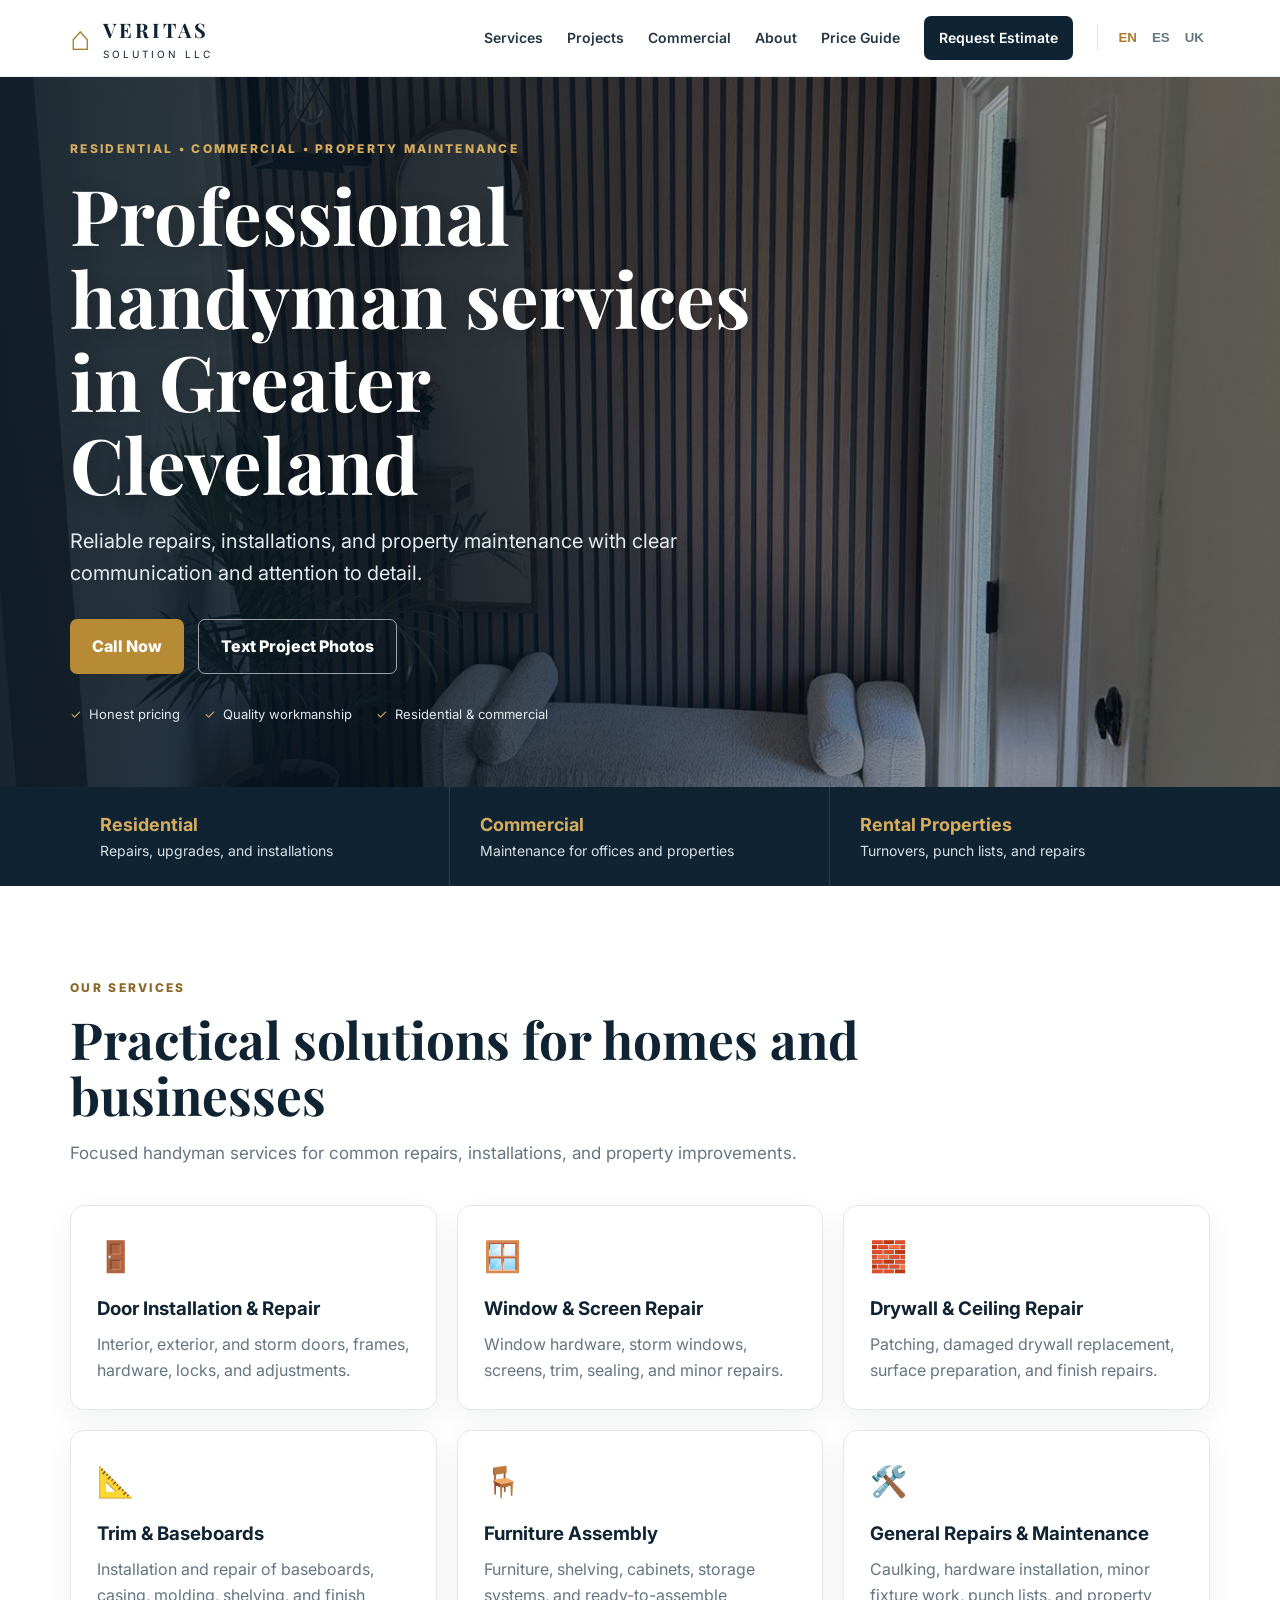
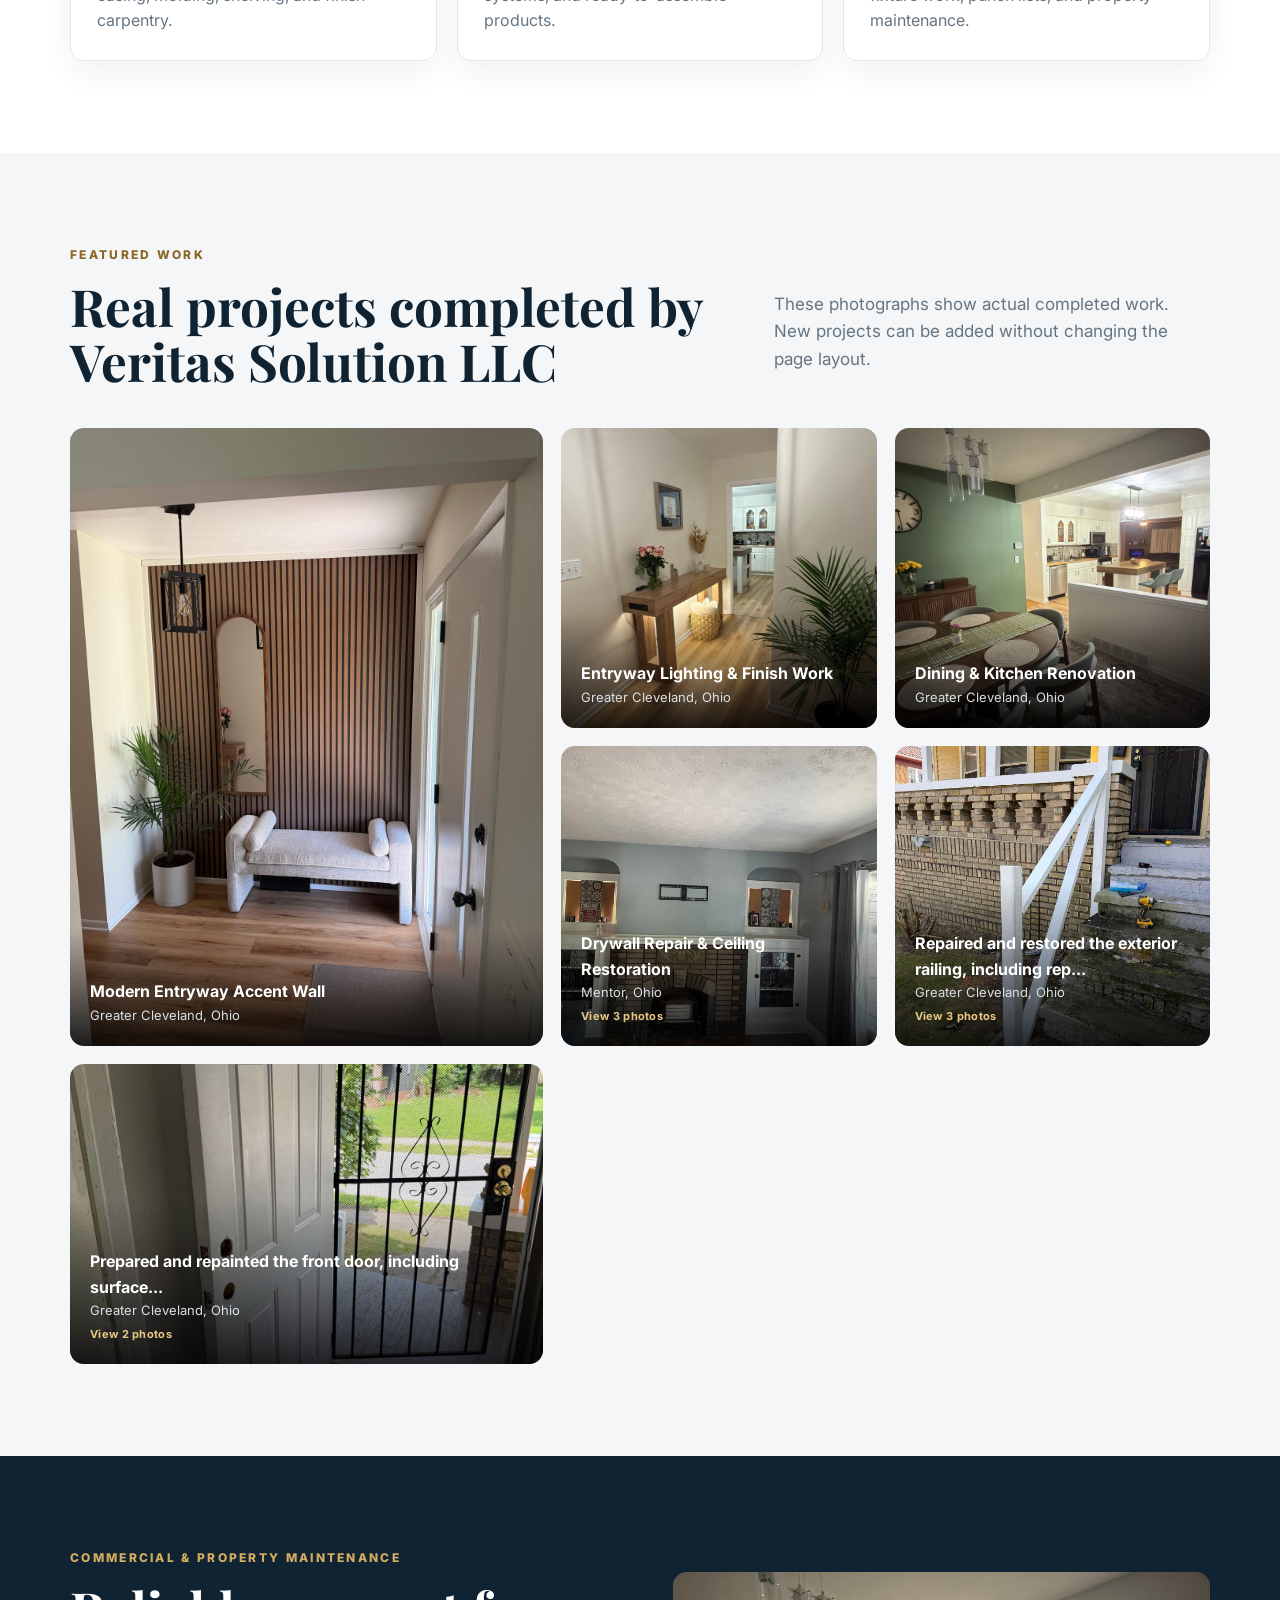
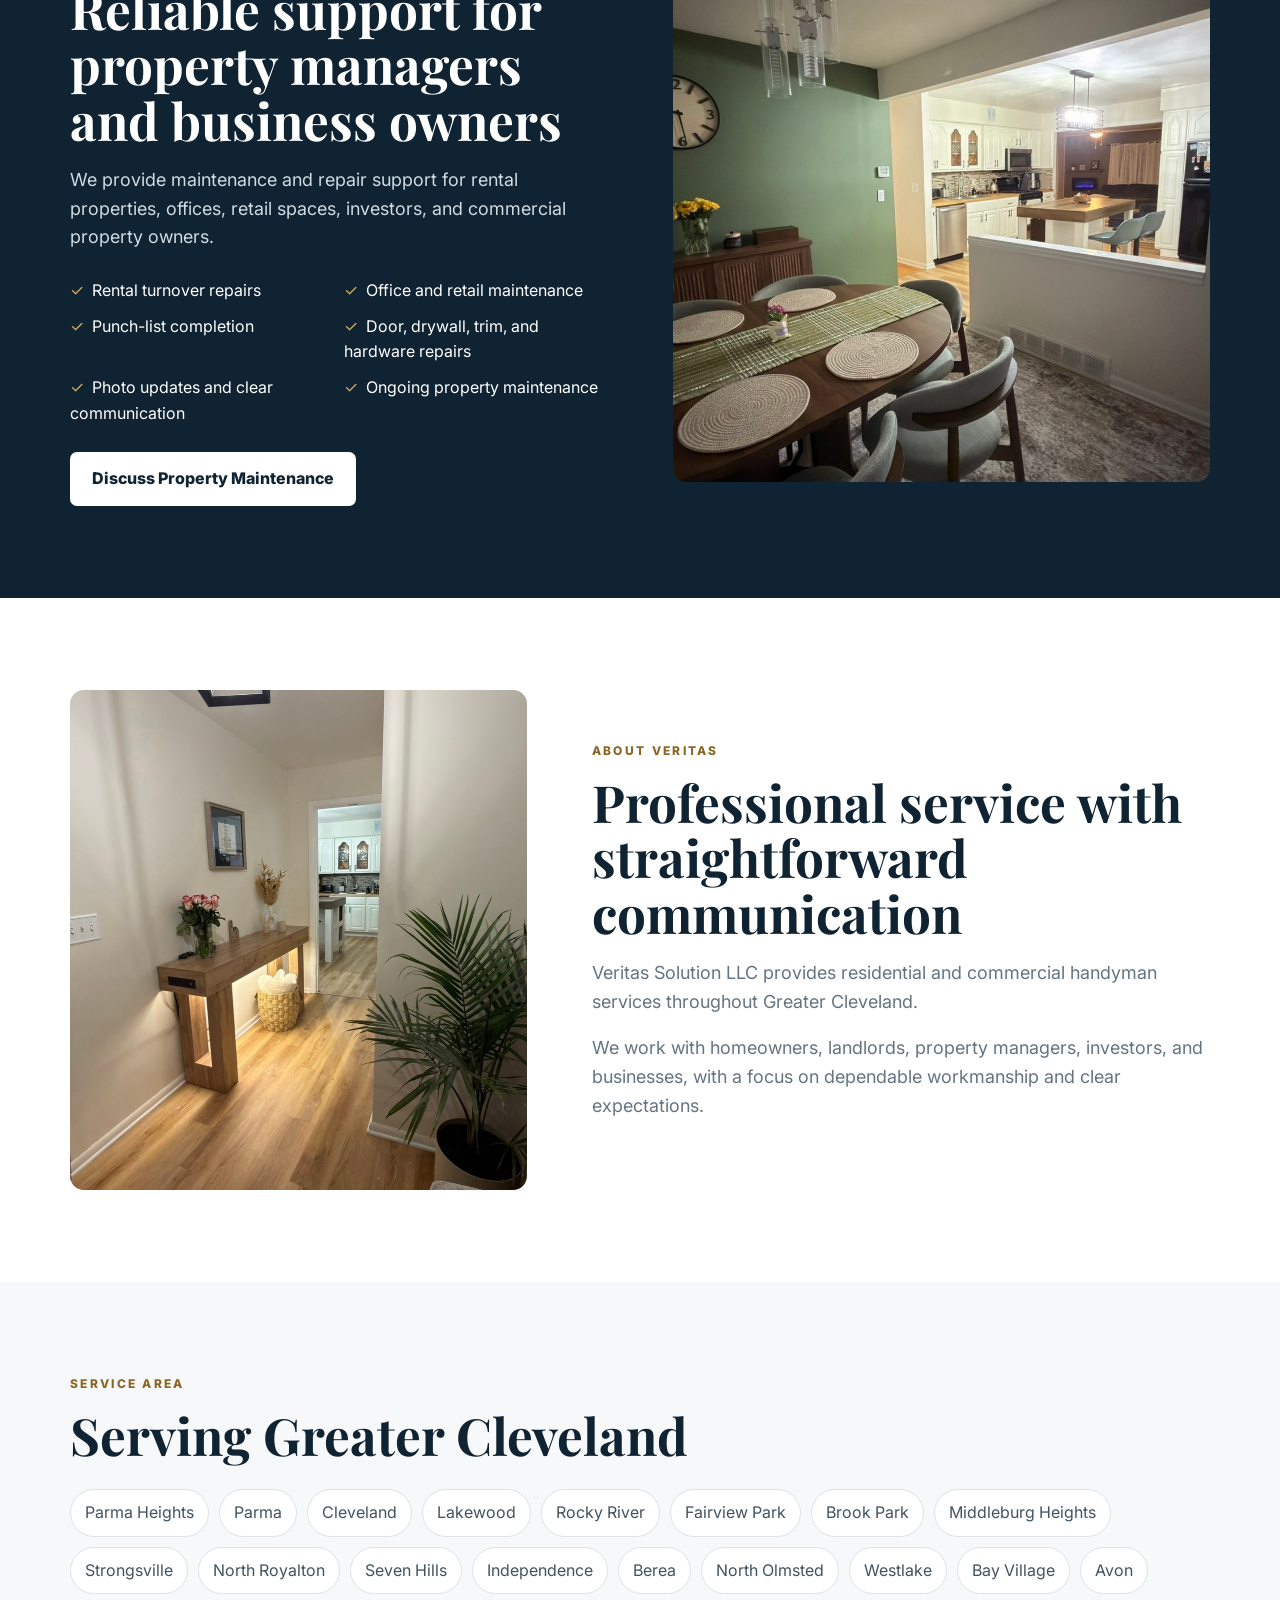
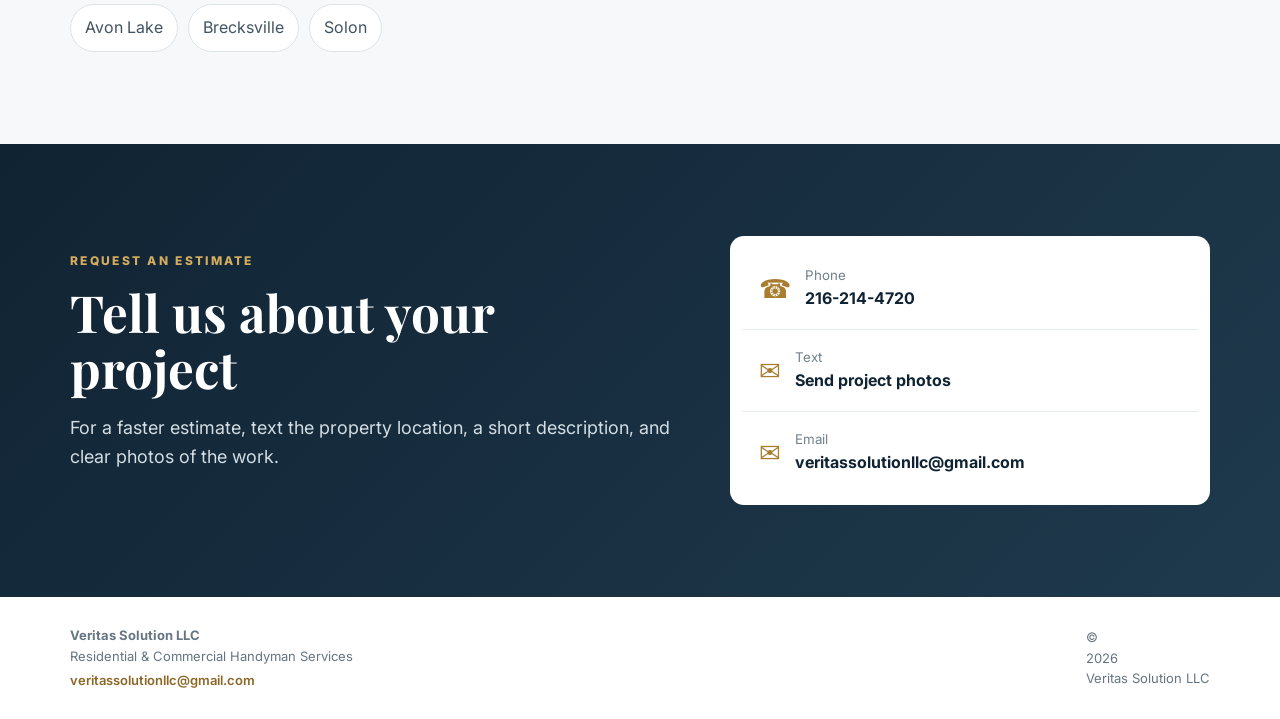
<file: index.html>
<!doctype html>
<html lang="en">
<head>
  <meta charset="utf-8">
  <meta name="viewport" content="width=device-width,initial-scale=1">
  <meta name="description" content="Veritas Solution LLC provides residential and commercial handyman, repair, installation, and property maintenance services throughout Greater Cleveland, Ohio.">
  <meta name="theme-color" content="#102333">
  <title>Veritas Solution LLC | Handyman & Property Maintenance in Cleveland, OH</title>
  <link rel="preconnect" href="https://fonts.googleapis.com">
  <link rel="preconnect" href="https://fonts.gstatic.com" crossorigin>
  <link href="https://fonts.googleapis.com/css2?family=Inter:wght@400;500;600;700;800&family=Playfair+Display:wght@600;700&display=swap" rel="stylesheet">
  <link rel="stylesheet" href="veritas-v6.css">
</head>
<body>
  <header class="topbar">
    <div class="container nav">
      <a class="brand" href="#home" aria-label="Veritas Solution LLC">
        <span class="brand-icon">⌂</span>
        <span><strong>VERITAS</strong><small>SOLUTION LLC</small></span>
      </a>
      <button class="menu-toggle" aria-label="Open menu">☰</button>
      <nav class="menu">
        <a href="#services" data-i18n="nav_services">Services</a>
        <a href="#projects" data-i18n="nav_projects">Projects</a>
        <a href="#commercial" data-i18n="nav_commercial">Commercial</a>
        <a href="#about" data-i18n="nav_about">About</a>
        <a href="estimate.html" data-i18n="nav_price">Price Guide</a>
        <a href="#contact" class="nav-cta" data-i18n="nav_estimate">Request Estimate</a>
        <div class="languages" aria-label="Language">
          <button data-lang="en" class="active">EN</button>
          <button data-lang="es">ES</button>
          <button data-lang="uk">UK</button>
        </div>
      </nav>
    </div>
  </header>

  <main id="home">
    <section class="hero">
      <div class="hero-shade"></div>
      <div class="container hero-content">
        <div class="hero-copy">
          <span class="eyebrow" data-i18n="hero_eyebrow">Residential • Commercial • Property Maintenance</span>
          <h1 data-i18n="hero_title">Professional handyman services in Greater Cleveland</h1>
          <p data-i18n="hero_text">Reliable repairs, installations, and property maintenance with clear communication and attention to detail.</p>
          <div class="hero-actions">
            <a id="hero-phone-link" class="btn gold" href="#" data-i18n="call_now">Call Now</a>
            <a id="hero-text-link" class="btn outline" href="#" data-i18n="text_photos">Text Project Photos</a>
          </div>
          <div class="hero-points">
            <span data-i18n="point_1">Honest pricing</span>
            <span data-i18n="point_2">Quality workmanship</span>
            <span data-i18n="point_3">Residential & commercial</span>
          </div>
        </div>
      </div>
    </section>

    <section class="quick-strip">
      <div class="container quick-grid">
        <article><strong data-i18n="quick_residential">Residential</strong><span data-i18n="quick_residential_text">Repairs, upgrades, and installations</span></article>
        <article><strong data-i18n="quick_commercial">Commercial</strong><span data-i18n="quick_commercial_text">Maintenance for offices and properties</span></article>
        <article><strong data-i18n="quick_rental">Rental Properties</strong><span data-i18n="quick_rental_text">Turnovers, punch lists, and repairs</span></article>
      </div>
    </section>

    <section class="section" id="services">
      <div class="container">
        <div class="section-head">
          <span class="eyebrow dark" data-i18n="services_eyebrow">Our Services</span>
          <h2 data-i18n="services_title">Practical solutions for homes and businesses</h2>
          <p data-i18n="services_text">Focused handyman services for common repairs, installations, and property improvements.</p>
        </div>
        <div id="services-grid" class="cards"></div>
      </div>
    </section>

    <section class="section projects-section" id="projects">
      <div class="container">
        <div class="section-head split">
          <div>
            <span class="eyebrow dark" data-i18n="projects_eyebrow">Featured Work</span>
            <h2 data-i18n="projects_title">Real projects completed by Veritas Solution LLC</h2>
          </div>
          <p data-i18n="projects_text">These photographs show actual completed work. New projects can be added without changing the page layout.</p>
        </div>
        <div id="projects-grid" class="projects-grid"></div>
      </div>
    </section>

    <section class="section commercial" id="commercial">
      <div class="container commercial-grid">
        <div>
          <span class="eyebrow" data-i18n="commercial_eyebrow">Commercial & Property Maintenance</span>
          <h2 data-i18n="commercial_title">Reliable support for property managers and business owners</h2>
          <p data-i18n="commercial_text">We provide maintenance and repair support for rental properties, offices, retail spaces, investors, and commercial property owners.</p>
          <ul id="commercial-list"></ul>
          <a id="commercial-text-link" class="btn light" href="#" data-i18n="commercial_cta">Discuss Property Maintenance</a>
        </div>
        <div class="commercial-photo" role="img" aria-label="Completed dining and kitchen renovation"></div>
      </div>
    </section>

    <section class="section about" id="about">
      <div class="container about-grid">
        <div class="about-photo"></div>
        <div>
          <span class="eyebrow dark" data-i18n="about_eyebrow">About Veritas</span>
          <h2 data-i18n="about_title">Professional service with straightforward communication</h2>
          <p data-i18n="about_text_1">Veritas Solution LLC provides residential and commercial handyman services throughout Greater Cleveland.</p>
          <p data-i18n="about_text_2">We work with homeowners, landlords, property managers, investors, and businesses, with a focus on dependable workmanship and clear expectations.</p>
        </div>
      </div>
    </section>

    <section class="section areas">
      <div class="container">
        <span class="eyebrow dark" data-i18n="areas_eyebrow">Service Area</span>
        <h2 data-i18n="areas_title">Serving Greater Cleveland</h2>
        <div id="areas-list" class="area-list"></div>
      </div>
    </section>

    <section class="section contact" id="contact">
      <div class="container contact-grid">
        <div>
          <span class="eyebrow" data-i18n="contact_eyebrow">Request an Estimate</span>
          <h2 data-i18n="contact_title">Tell us about your project</h2>
          <p data-i18n="contact_text">For a faster estimate, text the property location, a short description, and clear photos of the work.</p>
        </div>
        <div class="contact-card">
          <a id="contact-phone-link" class="contact-action" href="#"><span>☎</span><div><small data-i18n="phone_label">Phone</small><strong id="contact-phone">216-214-4720</strong></div></a>
          <a id="contact-text-link" class="contact-action" href="#"><span>✉</span><div><small data-i18n="text_label">Text</small><strong data-i18n="send_photos">Send project photos</strong></div></a>
          <a id="contact-email-link" class="contact-action" href="#"><span>✉</span><div><small data-i18n="email_label">Email</small><strong id="contact-email">veritassolutionllc@gmail.com</strong></div></a>
        </div>
      </div>
    </section>
  </main>

  <footer>
    <div class="container footer">
      <div><strong id="footer-business-name">Veritas Solution LLC</strong><span data-i18n="footer_subtitle">Residential & Commercial Handyman Services</span><a id="footer-email" class="footer-email" href="#">veritassolutionllc@gmail.com</a></div>
      <div>© <span id="year"></span> Veritas Solution LLC</div>
    </div>
  </footer>

  <div class="lightbox" id="lightbox" aria-hidden="true">
    <button class="lightbox-close" type="button" aria-label="Close gallery">×</button>
    <button class="lightbox-nav lightbox-prev" type="button" aria-label="Previous photo">‹</button>

    <figure class="lightbox-content">
      <img id="lightbox-image" alt="">
      <figcaption>
        <strong id="lightbox-title"></strong>
        <span id="lightbox-label"></span>
        <small id="lightbox-counter"></small>
      </figcaption>
    </figure>

    <button class="lightbox-nav lightbox-next" type="button" aria-label="Next photo">›</button>
  </div>

  <script src="content-v5.js"></script>
  <script src="veritas-v6.js"></script>
</body>
</html>
</file>
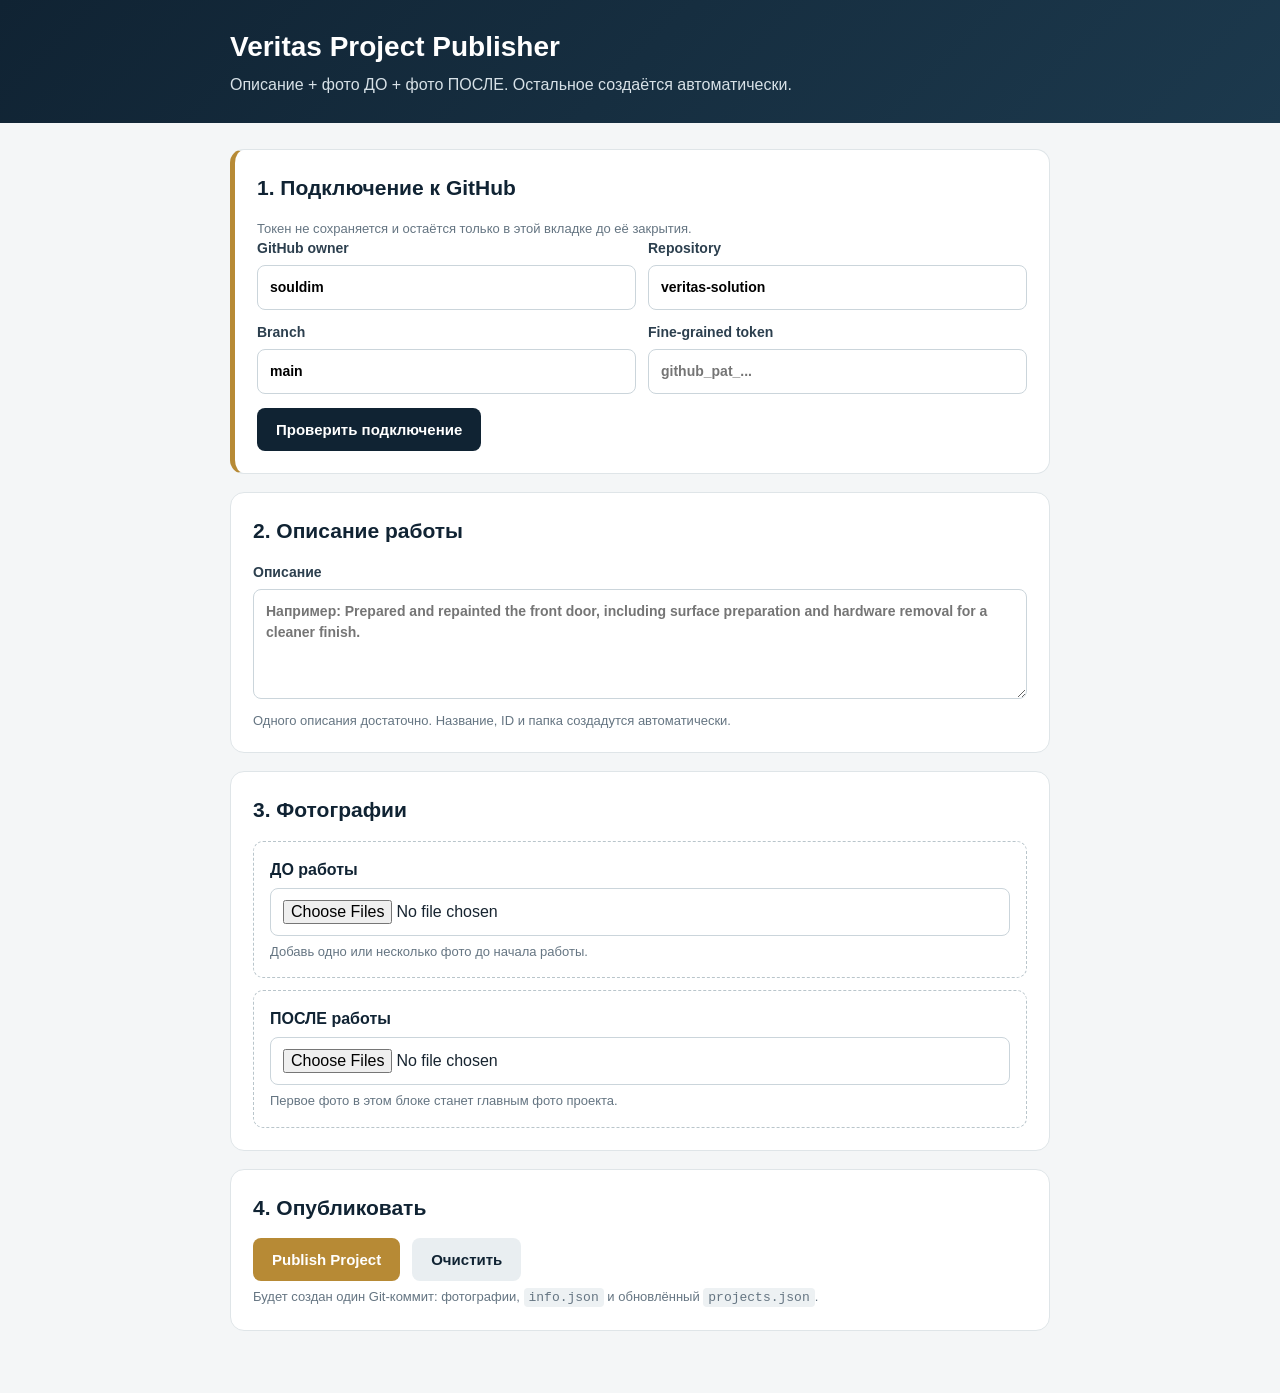
<file: admin-simple.html>
<!doctype html>
<html lang="ru">
<head>
<meta charset="utf-8">
<meta name="viewport" content="width=device-width,initial-scale=1">
<title>Veritas Project Publisher</title>
<style>
:root{--navy:#102333;--navy2:#1c394d;--gold:#b78a35;--paper:#f4f6f7;--text:#172430;--muted:#657582;--border:#dfe5e8;--green:#176238;--red:#912f2f}
*{box-sizing:border-box}
body{margin:0;font-family:Arial,Helvetica,sans-serif;background:var(--paper);color:var(--text);line-height:1.5}
header{background:linear-gradient(135deg,var(--navy),var(--navy2));color:#fff;padding:26px 20px}
header .wrap,main{width:min(820px,calc(100% - 28px));margin:auto}
h1{margin:0 0 5px;font-size:28px}
header p{margin:0;color:#d7e1e7}
main{padding:26px 0 45px}
.panel{background:#fff;border:1px solid var(--border);border-radius:14px;padding:22px;margin-bottom:18px}
.security{border-left:5px solid var(--gold)}
h2{margin:0 0 15px;color:var(--navy);font-size:21px}
label{display:block;font-weight:700;font-size:14px;color:#2c3f4e}
input,textarea{width:100%;margin-top:6px;border:1px solid #cbd5db;border-radius:8px;padding:11px 12px;font:inherit;background:#fff}
textarea{min-height:110px;resize:vertical}
.hint{font-size:13px;color:var(--muted);margin:6px 0 0}
.stage{border:1px dashed #b9c5cb;border-radius:10px;padding:16px;margin-top:12px}
.stage strong{color:var(--navy)}
.actions{display:flex;gap:12px;flex-wrap:wrap;margin-top:14px}
button{border:0;border-radius:8px;padding:13px 19px;font-weight:800;cursor:pointer;font-size:15px}
.primary{background:var(--gold);color:#fff}
.secondary{background:var(--navy);color:#fff}
.ghost{background:#e9eef1;color:var(--navy)}
button:disabled{opacity:.5;cursor:not-allowed}
.status{margin-top:14px;padding:13px;border-radius:8px;display:none;white-space:pre-wrap}
.status.ok{display:block;background:#e9f7ef;color:var(--green)}
.status.error{display:block;background:#fdecec;color:var(--red)}
.status.busy{display:block;background:#eaf2f8;color:#244c66}
.progress{height:10px;background:#e8edef;border-radius:99px;overflow:hidden;margin-top:14px;display:none}
.progress span{display:block;height:100%;width:0;background:var(--gold);transition:width .25s}
.smallgrid{display:grid;grid-template-columns:1fr 1fr;gap:12px}
.smallgrid input{font-size:14px}
code{background:#edf1f3;padding:2px 5px;border-radius:4px}
@media(max-width:650px){.smallgrid{grid-template-columns:1fr}}
</style>
</head>
<body>
<header><div class="wrap">
<h1>Veritas Project Publisher</h1>
<p>Описание + фото ДО + фото ПОСЛЕ. Остальное создаётся автоматически.</p>
</div></header>

<main>
<section class="panel security">
<h2>1. Подключение к GitHub</h2>
<p class="hint">Токен не сохраняется и остаётся только в этой вкладке до её закрытия.</p>
<div class="smallgrid">
<label>GitHub owner<input id="owner" value="souldim"></label>
<label>Repository<input id="repo" value="veritas-solution"></label>
<label>Branch<input id="branch" value="main"></label>
<label>Fine-grained token<input id="token" type="password" autocomplete="off" placeholder="github_pat_..."></label>
</div>
<div class="actions"><button id="testBtn" class="secondary" type="button">Проверить подключение</button></div>
<div id="connectStatus" class="status" aria-live="polite"></div>
</section>

<section class="panel">
<h2>2. Описание работы</h2>
<label>Описание
<textarea id="description" placeholder="Например: Prepared and repainted the front door, including surface preparation and hardware removal for a cleaner finish."></textarea>
</label>
<p class="hint">Одного описания достаточно. Название, ID и папка создадутся автоматически.</p>
</section>

<section class="panel">
<h2>3. Фотографии</h2>
<div class="stage"><strong>ДО работы</strong>
<input id="beforeFiles" type="file" accept="image/jpeg,image/png,image/webp" multiple>
<p class="hint">Добавь одно или несколько фото до начала работы.</p></div>

<div class="stage"><strong>ПОСЛЕ работы</strong>
<input id="afterFiles" type="file" accept="image/jpeg,image/png,image/webp" multiple>
<p class="hint">Первое фото в этом блоке станет главным фото проекта.</p></div>
</section>

<section class="panel">
<h2>4. Опубликовать</h2>
<div class="actions">
<button id="publishBtn" class="primary" type="button">Publish Project</button>
<button id="resetBtn" class="ghost" type="button">Очистить</button>
</div>
<div class="progress" id="progress"><span id="progressBar"></span></div>
<div id="status" class="status" aria-live="polite"></div>
<p class="hint">Будет создан один Git-коммит: фотографии, <code>info.json</code> и обновлённый <code>projects.json</code>.</p>
</section>
</main>

<script>
const $=id=>document.getElementById(id);
const API='https://api.github.com';
const API_VERSION='2022-11-28';

function values(){
  return{
    owner:$('owner').value.trim(),
    repo:$('repo').value.trim(),
    branch:$('branch').value.trim()
  };
}
function authHeaders(){
  const token=$('token').value.trim();
  if(!token) throw new Error('Введи GitHub token.');
  return{
    'Accept':'application/vnd.github+json',
    'X-GitHub-Api-Version':API_VERSION,
    'Authorization':`Bearer ${token}`
  };
}
async function api(path,options={}){
  const response=await fetch(`${API}${path}`,{
    ...options,
    headers:{...authHeaders(),...(options.headers||{})}
  });
  if(!response.ok){
    let d='';
    try{const x=await response.json();d=x.message||JSON.stringify(x)}catch{}
    throw new Error(`GitHub API ${response.status}: ${d||response.statusText}`);
  }
  return response.status===204?null:response.json();
}
function setStatus(id,text,type='busy'){
  const el=$(id);
  el.textContent=text;
  el.className=`status ${type}`;
}
function setProgress(n){
  $('progress').style.display='block';
  $('progressBar').style.width=`${n}%`;
}
function utf8ToBase64(text){
  const bytes=new TextEncoder().encode(text);
  let binary='';
  bytes.forEach(b=>binary+=String.fromCharCode(b));
  return btoa(binary);
}
function base64ToUtf8(base64){
  const binary=atob(base64.replace(/\n/g,''));
  const bytes=Uint8Array.from(binary,c=>c.charCodeAt(0));
  return new TextDecoder().decode(bytes);
}
function fileToBase64(file){
  return new Promise((resolve,reject)=>{
    const r=new FileReader();
    r.onload=()=>resolve(String(r.result).split(',')[1]);
    r.onerror=()=>reject(new Error(`Не удалось прочитать ${file.name}`));
    r.readAsDataURL(file);
  });
}
function ext(file){
  const n=file.name.toLowerCase();
  if(n.endsWith('.png'))return'png';
  if(n.endsWith('.webp'))return'webp';
  return'jpg';
}
async function createBlob(owner,repo,content,encoding){
  return api(`/repos/${owner}/${repo}/git/blobs`,{
    method:'POST',
    body:JSON.stringify({content,encoding}),
    headers:{'Content-Type':'application/json'}
  });
}
async function currentProjects(owner,repo,branch){
  const data=await api(`/repos/${owner}/${repo}/contents/projects.json?ref=${encodeURIComponent(branch)}`);
  return JSON.parse(base64ToUtf8(data.content));
}
function stamp(){
  const d=new Date();
  const p=n=>String(n).padStart(2,'0');
  return `${d.getFullYear()}-${p(d.getMonth()+1)}-${p(d.getDate())}-${p(d.getHours())}${p(d.getMinutes())}${p(d.getSeconds())}`;
}
function titleFromDescription(text){
  const cleaned=text.replace(/\s+/g,' ').trim();
  const first=cleaned.split(/[.!?]/)[0].trim();
  if(!first)return'Recent Project';
  return first.length<=60?first:first.slice(0,57).trim()+'...';
}

$('testBtn').addEventListener('click',async()=>{
  try{
    setStatus('connectStatus','Проверяю доступ…','busy');
    const {owner,repo,branch}=values();
    const ref=await api(`/repos/${owner}/${repo}/git/ref/heads/${encodeURIComponent(branch)}`);
    setStatus('connectStatus',`Подключение работает.\nТекущий commit: ${ref.object.sha.slice(0,10)}`,'ok');
  }catch(e){
    setStatus('connectStatus',e.message,'error');
  }
});

$('publishBtn').addEventListener('click',async()=>{
  const btn=$('publishBtn');
  btn.disabled=true;
  try{
    setProgress(3);
    setStatus('status','Проверяю данные…','busy');

    const {owner,repo,branch}=values();
    const description=$('description').value.trim();
    if(!description) throw new Error('Добавь описание работы.');

    const before=Array.from($('beforeFiles').files);
    const after=Array.from($('afterFiles').files);
    if(!before.length) throw new Error('Добавь хотя бы одно фото ДО работы.');
    if(!after.length) throw new Error('Добавь хотя бы одно фото ПОСЛЕ работы.');

    const key=stamp();
    const folder=`${key}-project`;
    const projectId=`project-${key}`;
    const title=titleFromDescription(description);

    setProgress(8);
    setStatus('status','Получаю текущую версию сайта…','busy');

    const ref=await api(`/repos/${owner}/${repo}/git/ref/heads/${encodeURIComponent(branch)}`);
    const parentSha=ref.object.sha;
    const commit=await api(`/repos/${owner}/${repo}/git/commits/${parentSha}`);
    const baseTreeSha=commit.tree.sha;

    const projects=await currentProjects(owner,repo,branch);
    if(!Array.isArray(projects)) throw new Error('projects.json имеет неверный формат.');

    const labels={
      before:{en:'Before',es:'Antes',uk:'До ремонту'},
      after:{en:'Completed result',es:'Resultado final',uk:'Готовий результат'}
    };

    const items=[];
    before.forEach((file,i)=>{
      items.push({
        file,
        path:`projects/${folder}/before${i+1}.${ext(file)}`,
        label:labels.before
      });
    });

    const hero={
      file:after[0],
      path:`projects/${folder}/hero.${ext(after[0])}`,
      label:labels.after
    };
    items.push(hero);

    after.slice(1).forEach((file,i)=>{
      items.push({
        file,
        path:`projects/${folder}/after${i+2}.${ext(file)}`,
        label:labels.after
      });
    });

    const project={
      id:projectId,
      image:hero.path,
      gallery:items.map(x=>({src:x.path,label:x.label})),
      title:{en:title,es:title,uk:title},
      city:'Greater Cleveland, Ohio',
      category:'General Repair',
      description:{en:description,es:description,uk:description}
    };

    projects.push(project);

    setProgress(15);
    setStatus('status',`Загружаю фотографии: 0 из ${items.length}…`,'busy');
    const tree=[];

    for(let i=0;i<items.length;i++){
      const item=items[i];
      const blob=await createBlob(owner,repo,await fileToBase64(item.file),'base64');
      tree.push({path:item.path,mode:'100644',type:'blob',sha:blob.sha});
      setProgress(15+Math.round(((i+1)/items.length)*55));
      setStatus('status',`Загружаю фотографии: ${i+1} из ${items.length}…`,'busy');
    }

    setProgress(74);
    setStatus('status','Создаю данные проекта…','busy');

    const infoBlob=await createBlob(owner,repo,utf8ToBase64(JSON.stringify(project,null,2)),'base64');
    tree.push({path:`projects/${folder}/info.json`,mode:'100644',type:'blob',sha:infoBlob.sha});

    const projectsBlob=await createBlob(owner,repo,utf8ToBase64(JSON.stringify(projects,null,2)),'base64');
    tree.push({path:'projects.json',mode:'100644',type:'blob',sha:projectsBlob.sha});

    setProgress(82);
    setStatus('status','Создаю Git tree…','busy');

    const newTree=await api(`/repos/${owner}/${repo}/git/trees`,{
      method:'POST',
      body:JSON.stringify({base_tree:baseTreeSha,tree}),
      headers:{'Content-Type':'application/json'}
    });

    setProgress(89);
    setStatus('status','Создаю commit…','busy');

    const newCommit=await api(`/repos/${owner}/${repo}/git/commits`,{
      method:'POST',
      body:JSON.stringify({
        message:`Add project ${projectId}`,
        tree:newTree.sha,
        parents:[parentSha]
      }),
      headers:{'Content-Type':'application/json'}
    });

    setProgress(95);
    setStatus('status','Публикую на main…','busy');

    await api(`/repos/${owner}/${repo}/git/refs/heads/${encodeURIComponent(branch)}`,{
      method:'PATCH',
      body:JSON.stringify({sha:newCommit.sha,force:false}),
      headers:{'Content-Type':'application/json'}
    });

    setProgress(100);
    setStatus('status',`Готово! Проект опубликован.\nID: ${projectId}\nПодожди 1–2 минуты и обнови сайт.`,'ok');

  }catch(e){
    setStatus('status',e.message,'error');
  }finally{
    btn.disabled=false;
  }
});

$('resetBtn').addEventListener('click',()=>{
  $('description').value='';
  $('beforeFiles').value='';
  $('afterFiles').value='';
  $('progress').style.display='none';
  $('status').className='status';
  $('status').textContent='';
});
</script>
</body>
</html>
</file>
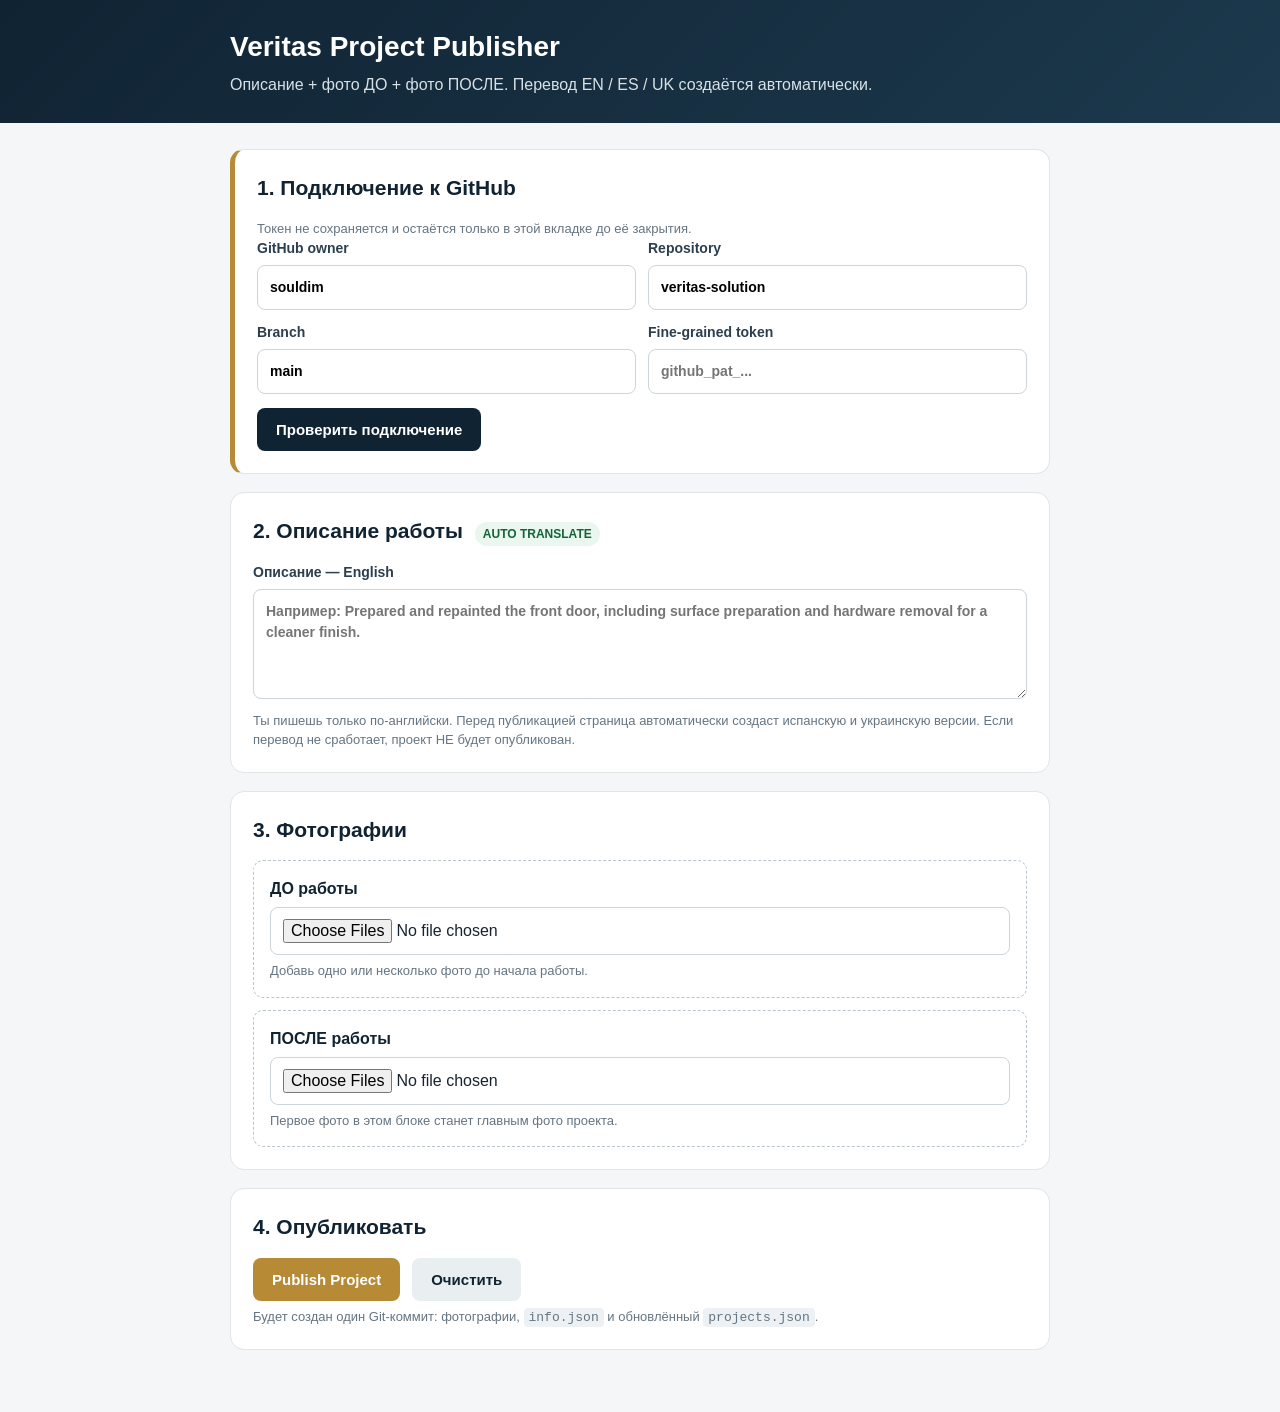
<file: admin-simple_1.html>
<!doctype html>
<html lang="ru">
<head>
<meta charset="utf-8">
<meta name="viewport" content="width=device-width,initial-scale=1">
<title>Veritas Project Publisher</title>
<style>
:root{--navy:#102333;--navy2:#1c394d;--gold:#b78a35;--paper:#f4f6f7;--text:#172430;--muted:#657582;--border:#dfe5e8;--green:#176238;--red:#912f2f}
*{box-sizing:border-box}
body{margin:0;font-family:Arial,Helvetica,sans-serif;background:var(--paper);color:var(--text);line-height:1.5}
header{background:linear-gradient(135deg,var(--navy),var(--navy2));color:#fff;padding:26px 20px}
header .wrap,main{width:min(820px,calc(100% - 28px));margin:auto}
h1{margin:0 0 5px;font-size:28px}
header p{margin:0;color:#d7e1e7}
main{padding:26px 0 45px}
.panel{background:#fff;border:1px solid var(--border);border-radius:14px;padding:22px;margin-bottom:18px}
.security{border-left:5px solid var(--gold)}
h2{margin:0 0 15px;color:var(--navy);font-size:21px}
label{display:block;font-weight:700;font-size:14px;color:#2c3f4e}
input,textarea{width:100%;margin-top:6px;border:1px solid #cbd5db;border-radius:8px;padding:11px 12px;font:inherit;background:#fff}
textarea{min-height:110px;resize:vertical}
.hint{font-size:13px;color:var(--muted);margin:6px 0 0}
.stage{border:1px dashed #b9c5cb;border-radius:10px;padding:16px;margin-top:12px}
.stage strong{color:var(--navy)}
.actions{display:flex;gap:12px;flex-wrap:wrap;margin-top:14px}
button{border:0;border-radius:8px;padding:13px 19px;font-weight:800;cursor:pointer;font-size:15px}
.primary{background:var(--gold);color:#fff}
.secondary{background:var(--navy);color:#fff}
.ghost{background:#e9eef1;color:var(--navy)}
button:disabled{opacity:.5;cursor:not-allowed}
.status{margin-top:14px;padding:13px;border-radius:8px;display:none;white-space:pre-wrap}
.status.ok{display:block;background:#e9f7ef;color:var(--green)}
.status.error{display:block;background:#fdecec;color:var(--red)}
.status.busy{display:block;background:#eaf2f8;color:#244c66}
.progress{height:10px;background:#e8edef;border-radius:99px;overflow:hidden;margin-top:14px;display:none}
.progress span{display:block;height:100%;width:0;background:var(--gold);transition:width .25s}
.smallgrid{display:grid;grid-template-columns:1fr 1fr;gap:12px}
.smallgrid input{font-size:14px}
code{background:#edf1f3;padding:2px 5px;border-radius:4px}
.badge{display:inline-block;background:#e9f7ef;color:#176238;padding:3px 8px;border-radius:999px;font-size:12px;font-weight:700;margin-left:6px}
@media(max-width:650px){.smallgrid{grid-template-columns:1fr}}
</style>
</head>
<body>
<header><div class="wrap">
<h1>Veritas Project Publisher</h1>
<p>Описание + фото ДО + фото ПОСЛЕ. Перевод EN / ES / UK создаётся автоматически.</p>
</div></header>

<main>
<section class="panel security">
<h2>1. Подключение к GitHub</h2>
<p class="hint">Токен не сохраняется и остаётся только в этой вкладке до её закрытия.</p>
<div class="smallgrid">
<label>GitHub owner<input id="owner" value="souldim"></label>
<label>Repository<input id="repo" value="veritas-solution"></label>
<label>Branch<input id="branch" value="main"></label>
<label>Fine-grained token<input id="token" type="password" autocomplete="off" placeholder="github_pat_..."></label>
</div>
<div class="actions"><button id="testBtn" class="secondary" type="button">Проверить подключение</button></div>
<div id="connectStatus" class="status" aria-live="polite"></div>
</section>

<section class="panel">
<h2>2. Описание работы <span class="badge">AUTO TRANSLATE</span></h2>
<label>Описание — English
<textarea id="description" placeholder="Например: Prepared and repainted the front door, including surface preparation and hardware removal for a cleaner finish."></textarea>
</label>
<p class="hint">Ты пишешь только по-английски. Перед публикацией страница автоматически создаст испанскую и украинскую версии. Если перевод не сработает, проект НЕ будет опубликован.</p>
</section>

<section class="panel">
<h2>3. Фотографии</h2>
<div class="stage"><strong>ДО работы</strong>
<input id="beforeFiles" type="file" accept="image/jpeg,image/png,image/webp" multiple>
<p class="hint">Добавь одно или несколько фото до начала работы.</p></div>

<div class="stage"><strong>ПОСЛЕ работы</strong>
<input id="afterFiles" type="file" accept="image/jpeg,image/png,image/webp" multiple>
<p class="hint">Первое фото в этом блоке станет главным фото проекта.</p></div>
</section>

<section class="panel">
<h2>4. Опубликовать</h2>
<div class="actions">
<button id="publishBtn" class="primary" type="button">Publish Project</button>
<button id="resetBtn" class="ghost" type="button">Очистить</button>
</div>
<div class="progress" id="progress"><span id="progressBar"></span></div>
<div id="status" class="status" aria-live="polite"></div>
<p class="hint">Будет создан один Git-коммит: фотографии, <code>info.json</code> и обновлённый <code>projects.json</code>.</p>
</section>
</main>

<script>
const $=id=>document.getElementById(id);
const API='https://api.github.com';
const API_VERSION='2022-11-28';

function values(){
  return{
    owner:$('owner').value.trim(),
    repo:$('repo').value.trim(),
    branch:$('branch').value.trim()
  };
}
function authHeaders(){
  const token=$('token').value.trim();
  if(!token) throw new Error('Введи GitHub token.');
  return{
    'Accept':'application/vnd.github+json',
    'X-GitHub-Api-Version':API_VERSION,
    'Authorization':`Bearer ${token}`
  };
}
async function api(path,options={}){
  const response=await fetch(`${API}${path}`,{
    ...options,
    headers:{...authHeaders(),...(options.headers||{})}
  });
  if(!response.ok){
    let d='';
    try{const x=await response.json();d=x.message||JSON.stringify(x)}catch{}
    throw new Error(`GitHub API ${response.status}: ${d||response.statusText}`);
  }
  return response.status===204?null:response.json();
}
function setStatus(id,text,type='busy'){
  const el=$(id);
  el.textContent=text;
  el.className=`status ${type}`;
}
function setProgress(n){
  $('progress').style.display='block';
  $('progressBar').style.width=`${n}%`;
}
function utf8ToBase64(text){
  const bytes=new TextEncoder().encode(text);
  let binary='';
  bytes.forEach(b=>binary+=String.fromCharCode(b));
  return btoa(binary);
}
function base64ToUtf8(base64){
  const binary=atob(base64.replace(/\n/g,''));
  const bytes=Uint8Array.from(binary,c=>c.charCodeAt(0));
  return new TextDecoder().decode(bytes);
}
function fileToBase64(file){
  return new Promise((resolve,reject)=>{
    const r=new FileReader();
    r.onload=()=>resolve(String(r.result).split(',')[1]);
    r.onerror=()=>reject(new Error(`Не удалось прочитать ${file.name}`));
    r.readAsDataURL(file);
  });
}
function ext(file){
  const n=file.name.toLowerCase();
  if(n.endsWith('.png'))return'png';
  if(n.endsWith('.webp'))return'webp';
  return'jpg';
}
async function createBlob(owner,repo,content,encoding){
  return api(`/repos/${owner}/${repo}/git/blobs`,{
    method:'POST',
    body:JSON.stringify({content,encoding}),
    headers:{'Content-Type':'application/json'}
  });
}
async function currentProjects(owner,repo,branch){
  const data=await api(`/repos/${owner}/${repo}/contents/projects.json?ref=${encodeURIComponent(branch)}`);
  return JSON.parse(base64ToUtf8(data.content));
}
function stamp(){
  const d=new Date();
  const p=n=>String(n).padStart(2,'0');
  return `${d.getFullYear()}-${p(d.getMonth()+1)}-${p(d.getDate())}-${p(d.getHours())}${p(d.getMinutes())}${p(d.getSeconds())}`;
}
function titleFromDescription(text){
  const cleaned=text.replace(/\s+/g,' ').trim();
  const first=cleaned.split(/[.!?]/)[0].trim();
  if(!first)return'Recent Project';
  return first.length<=60?first:first.slice(0,57).trim()+'...';
}

// Public translation with two fallbacks.
// If both services fail, publishing stops so untranslated text is never saved.
async function translateGoogle(text,target){
  const url='https://translate.googleapis.com/translate_a/single?client=gtx&sl=en&tl='+
    encodeURIComponent(target)+'&dt=t&q='+encodeURIComponent(text);
  const r=await fetch(url);
  if(!r.ok) throw new Error('Google Translate unavailable');
  const data=await r.json();
  const out=(data[0]||[]).map(x=>x && x[0] ? x[0] : '').join('').trim();
  if(!out) throw new Error('Empty Google translation');
  return out;
}
async function translateMyMemory(text,target){
  const url='https://api.mymemory.translated.net/get?q='+encodeURIComponent(text)+
    '&langpair=en%7C'+encodeURIComponent(target);
  const r=await fetch(url);
  if(!r.ok) throw new Error('MyMemory unavailable');
  const data=await r.json();
  const out=(data && data.responseData && data.responseData.translatedText || '').trim();
  if(!out) throw new Error('Empty MyMemory translation');
  return out;
}
async function translateText(text,target){
  try{return await translateGoogle(text,target)}
  catch(e1){
    try{return await translateMyMemory(text,target)}
    catch(e2){throw new Error(`Не удалось автоматически перевести на ${target.toUpperCase()}. Попробуй ещё раз позже.`)}
  }
}

$('testBtn').addEventListener('click',async()=>{
  try{
    setStatus('connectStatus','Проверяю доступ…','busy');
    const {owner,repo,branch}=values();
    const ref=await api(`/repos/${owner}/${repo}/git/ref/heads/${encodeURIComponent(branch)}`);
    setStatus('connectStatus',`Подключение работает.\nТекущий commit: ${ref.object.sha.slice(0,10)}`,'ok');
  }catch(e){
    setStatus('connectStatus',e.message,'error');
  }
});

$('publishBtn').addEventListener('click',async()=>{
  const btn=$('publishBtn');
  btn.disabled=true;
  try{
    setProgress(3);
    setStatus('status','Проверяю данные…','busy');

    const {owner,repo,branch}=values();
    const descriptionEn=$('description').value.trim();
    if(!descriptionEn) throw new Error('Добавь описание работы.');

    const before=Array.from($('beforeFiles').files);
    const after=Array.from($('afterFiles').files);
    if(!before.length) throw new Error('Добавь хотя бы одно фото ДО работы.');
    if(!after.length) throw new Error('Добавь хотя бы одно фото ПОСЛЕ работы.');

    setProgress(6);
    setStatus('status','Перевожу описание на Español и Українська…','busy');

    const [descriptionEs,descriptionUk]=await Promise.all([
      translateText(descriptionEn,'es'),
      translateText(descriptionEn,'uk')
    ]);

    const titleEn=titleFromDescription(descriptionEn);
    const [titleEs,titleUk]=await Promise.all([
      translateText(titleEn,'es'),
      translateText(titleEn,'uk')
    ]);

    const key=stamp();
    const folder=`${key}-project`;
    const projectId=`project-${key}`;

    setProgress(12);
    setStatus('status','Перевод готов. Получаю текущую версию сайта…','busy');

    const ref=await api(`/repos/${owner}/${repo}/git/ref/heads/${encodeURIComponent(branch)}`);
    const parentSha=ref.object.sha;
    const commit=await api(`/repos/${owner}/${repo}/git/commits/${parentSha}`);
    const baseTreeSha=commit.tree.sha;

    const projects=await currentProjects(owner,repo,branch);
    if(!Array.isArray(projects)) throw new Error('projects.json имеет неверный формат.');

    const labels={
      before:{en:'Before',es:'Antes',uk:'До ремонту'},
      after:{en:'Completed result',es:'Resultado final',uk:'Готовий результат'}
    };

    const items=[];
    before.forEach((file,i)=>{
      items.push({
        file,
        path:`projects/${folder}/before${i+1}.${ext(file)}`,
        label:labels.before
      });
    });

    const hero={
      file:after[0],
      path:`projects/${folder}/hero.${ext(after[0])}`,
      label:labels.after
    };
    items.push(hero);

    after.slice(1).forEach((file,i)=>{
      items.push({
        file,
        path:`projects/${folder}/after${i+2}.${ext(file)}`,
        label:labels.after
      });
    });

    const project={
      id:projectId,
      image:hero.path,
      gallery:items.map(x=>({src:x.path,label:x.label})),
      title:{en:titleEn,es:titleEs,uk:titleUk},
      city:'Greater Cleveland, Ohio',
      category:'General Repair',
      description:{en:descriptionEn,es:descriptionEs,uk:descriptionUk}
    };

    projects.push(project);

    setProgress(18);
    setStatus('status',`Загружаю фотографии: 0 из ${items.length}…`,'busy');
    const tree=[];

    for(let i=0;i<items.length;i++){
      const item=items[i];
      const blob=await createBlob(owner,repo,await fileToBase64(item.file),'base64');
      tree.push({path:item.path,mode:'100644',type:'blob',sha:blob.sha});
      setProgress(18+Math.round(((i+1)/items.length)*50));
      setStatus('status',`Загружаю фотографии: ${i+1} из ${items.length}…`,'busy');
    }

    setProgress(72);
    setStatus('status','Создаю данные проекта…','busy');

    const infoBlob=await createBlob(owner,repo,utf8ToBase64(JSON.stringify(project,null,2)),'base64');
    tree.push({path:`projects/${folder}/info.json`,mode:'100644',type:'blob',sha:infoBlob.sha});

    const projectsBlob=await createBlob(owner,repo,utf8ToBase64(JSON.stringify(projects,null,2)),'base64');
    tree.push({path:'projects.json',mode:'100644',type:'blob',sha:projectsBlob.sha});

    setProgress(82);
    setStatus('status','Создаю Git tree…','busy');

    const newTree=await api(`/repos/${owner}/${repo}/git/trees`,{
      method:'POST',
      body:JSON.stringify({base_tree:baseTreeSha,tree}),
      headers:{'Content-Type':'application/json'}
    });

    setProgress(89);
    setStatus('status','Создаю commit…','busy');

    const newCommit=await api(`/repos/${owner}/${repo}/git/commits`,{
      method:'POST',
      body:JSON.stringify({
        message:`Add project ${projectId}`,
        tree:newTree.sha,
        parents:[parentSha]
      }),
      headers:{'Content-Type':'application/json'}
    });

    setProgress(95);
    setStatus('status','Публикую на main…','busy');

    await api(`/repos/${owner}/${repo}/git/refs/heads/${encodeURIComponent(branch)}`,{
      method:'PATCH',
      body:JSON.stringify({sha:newCommit.sha,force:false}),
      headers:{'Content-Type':'application/json'}
    });

    setProgress(100);
    setStatus('status',
      `Готово! Проект опубликован на 3 языках.\nID: ${projectId}\nПодожди 1–2 минуты и обнови сайт.`,
      'ok'
    );

  }catch(e){
    setStatus('status',e.message,'error');
  }finally{
    btn.disabled=false;
  }
});

$('resetBtn').addEventListener('click',()=>{
  $('description').value='';
  $('beforeFiles').value='';
  $('afterFiles').value='';
  $('progress').style.display='none';
  $('status').className='status';
  $('status').textContent='';
});
</script>
</body>
</html>
</file>
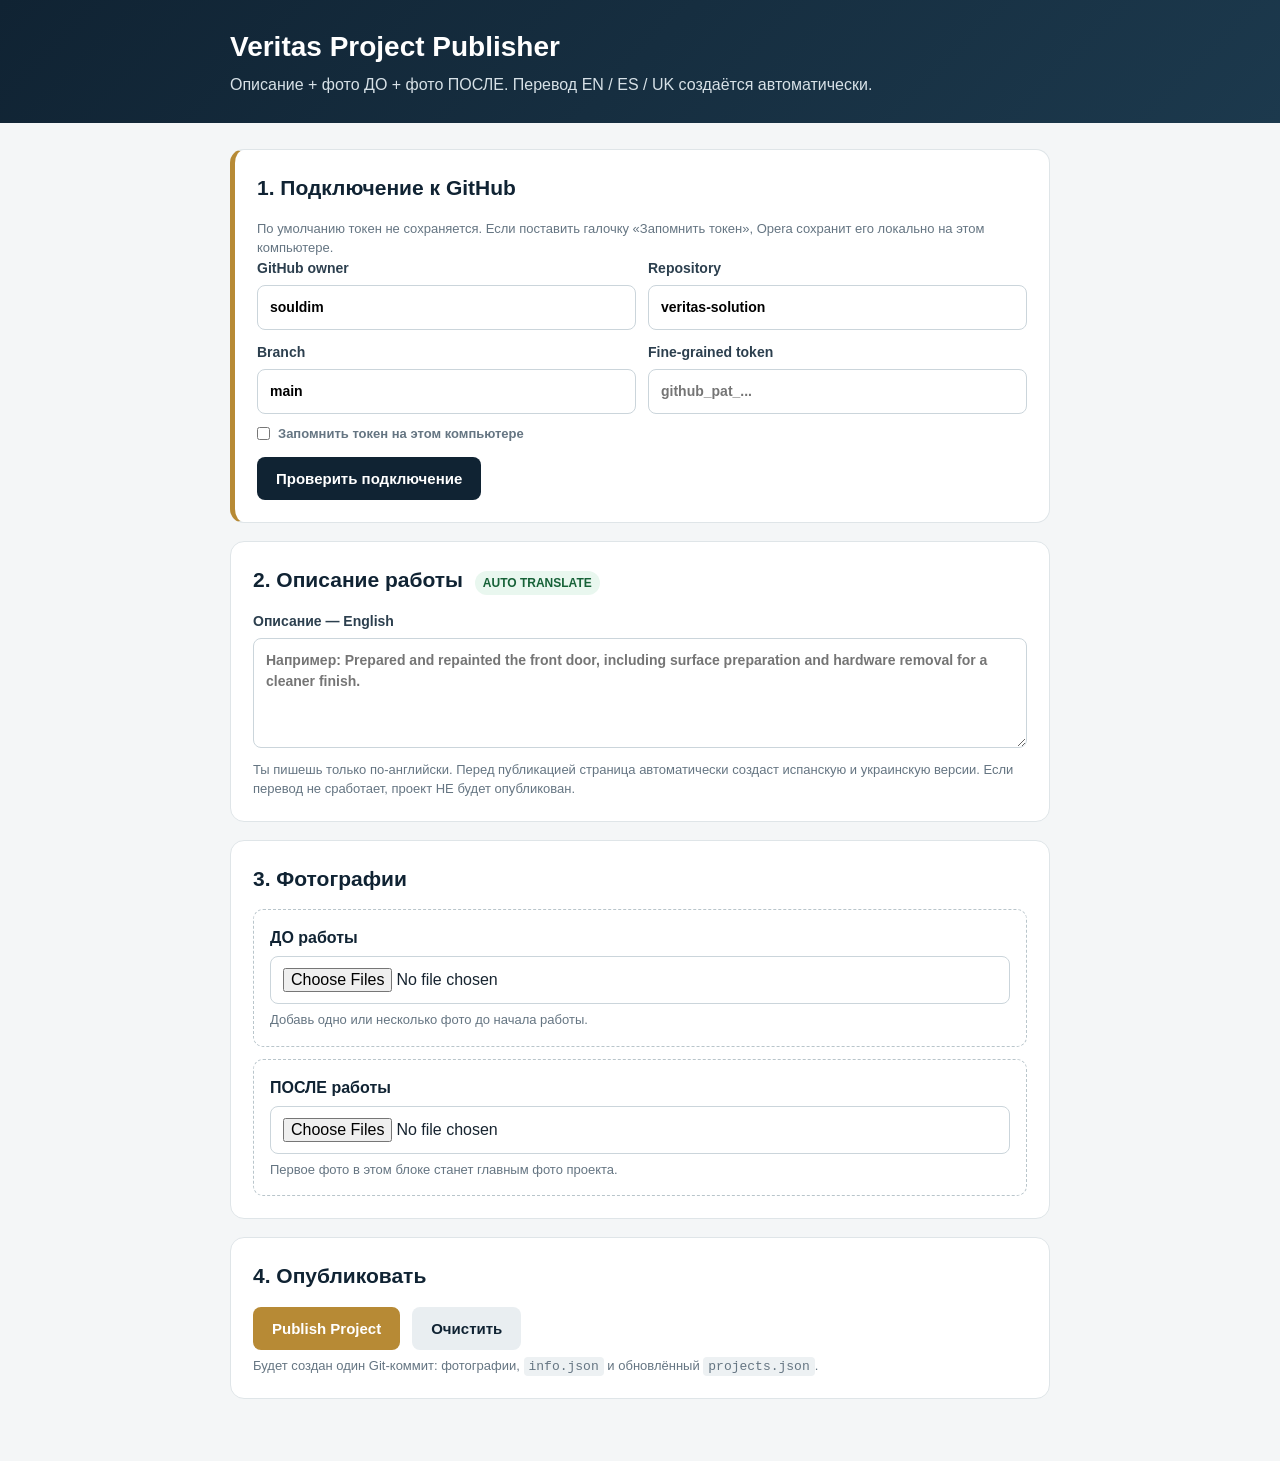
<file: admin-simple_2.html>
<!doctype html>
<html lang="ru">
<head>
<meta charset="utf-8">
<meta name="viewport" content="width=device-width,initial-scale=1">
<title>Veritas Project Publisher</title>
<style>
:root{--navy:#102333;--navy2:#1c394d;--gold:#b78a35;--paper:#f4f6f7;--text:#172430;--muted:#657582;--border:#dfe5e8;--green:#176238;--red:#912f2f}
*{box-sizing:border-box}
body{margin:0;font-family:Arial,Helvetica,sans-serif;background:var(--paper);color:var(--text);line-height:1.5}
header{background:linear-gradient(135deg,var(--navy),var(--navy2));color:#fff;padding:26px 20px}
header .wrap,main{width:min(820px,calc(100% - 28px));margin:auto}
h1{margin:0 0 5px;font-size:28px}
header p{margin:0;color:#d7e1e7}
main{padding:26px 0 45px}
.panel{background:#fff;border:1px solid var(--border);border-radius:14px;padding:22px;margin-bottom:18px}
.security{border-left:5px solid var(--gold)}
h2{margin:0 0 15px;color:var(--navy);font-size:21px}
label{display:block;font-weight:700;font-size:14px;color:#2c3f4e}
input,textarea{width:100%;margin-top:6px;border:1px solid #cbd5db;border-radius:8px;padding:11px 12px;font:inherit;background:#fff}
textarea{min-height:110px;resize:vertical}
.hint{font-size:13px;color:var(--muted);margin:6px 0 0}
.stage{border:1px dashed #b9c5cb;border-radius:10px;padding:16px;margin-top:12px}
.stage strong{color:var(--navy)}
.actions{display:flex;gap:12px;flex-wrap:wrap;margin-top:14px}
button{border:0;border-radius:8px;padding:13px 19px;font-weight:800;cursor:pointer;font-size:15px}
.primary{background:var(--gold);color:#fff}
.secondary{background:var(--navy);color:#fff}
.ghost{background:#e9eef1;color:var(--navy)}
button:disabled{opacity:.5;cursor:not-allowed}
.status{margin-top:14px;padding:13px;border-radius:8px;display:none;white-space:pre-wrap}
.status.ok{display:block;background:#e9f7ef;color:var(--green)}
.status.error{display:block;background:#fdecec;color:var(--red)}
.status.busy{display:block;background:#eaf2f8;color:#244c66}
.progress{height:10px;background:#e8edef;border-radius:99px;overflow:hidden;margin-top:14px;display:none}
.progress span{display:block;height:100%;width:0;background:var(--gold);transition:width .25s}
.smallgrid{display:grid;grid-template-columns:1fr 1fr;gap:12px}
.smallgrid input{font-size:14px}
code{background:#edf1f3;padding:2px 5px;border-radius:4px}
.badge{display:inline-block;background:#e9f7ef;color:#176238;padding:3px 8px;border-radius:999px;font-size:12px;font-weight:700;margin-left:6px}
.remember{display:flex;align-items:center;gap:8px;margin-top:10px;font-weight:600;font-size:13px;color:var(--muted)}
.remember input{width:auto;margin:0}
@media(max-width:650px){.smallgrid{grid-template-columns:1fr}}
</style>
</head>
<body>
<header><div class="wrap">
<h1>Veritas Project Publisher</h1>
<p>Описание + фото ДО + фото ПОСЛЕ. Перевод EN / ES / UK создаётся автоматически.</p>
</div></header>

<main>
<section class="panel security">
<h2>1. Подключение к GitHub</h2>
<p class="hint">По умолчанию токен не сохраняется. Если поставить галочку «Запомнить токен», Opera сохранит его локально на этом компьютере.</p>
<div class="smallgrid">
<label>GitHub owner<input id="owner" value="souldim"></label>
<label>Repository<input id="repo" value="veritas-solution"></label>
<label>Branch<input id="branch" value="main"></label>
<label>Fine-grained token<input id="token" type="password" autocomplete="off" placeholder="github_pat_..."></label>
</div>
<label class="remember"><input id="rememberToken" type="checkbox"> Запомнить токен на этом компьютере</label>
<div class="actions"><button id="testBtn" class="secondary" type="button">Проверить подключение</button></div>
<div id="connectStatus" class="status" aria-live="polite"></div>
</section>

<section class="panel">
<h2>2. Описание работы <span class="badge">AUTO TRANSLATE</span></h2>
<label>Описание — English
<textarea id="description" placeholder="Например: Prepared and repainted the front door, including surface preparation and hardware removal for a cleaner finish."></textarea>
</label>
<p class="hint">Ты пишешь только по-английски. Перед публикацией страница автоматически создаст испанскую и украинскую версии. Если перевод не сработает, проект НЕ будет опубликован.</p>
</section>

<section class="panel">
<h2>3. Фотографии</h2>
<div class="stage"><strong>ДО работы</strong>
<input id="beforeFiles" type="file" accept="image/jpeg,image/png,image/webp" multiple>
<p class="hint">Добавь одно или несколько фото до начала работы.</p></div>

<div class="stage"><strong>ПОСЛЕ работы</strong>
<input id="afterFiles" type="file" accept="image/jpeg,image/png,image/webp" multiple>
<p class="hint">Первое фото в этом блоке станет главным фото проекта.</p></div>
</section>

<section class="panel">
<h2>4. Опубликовать</h2>
<div class="actions">
<button id="publishBtn" class="primary" type="button">Publish Project</button>
<button id="resetBtn" class="ghost" type="button">Очистить</button>
</div>
<div class="progress" id="progress"><span id="progressBar"></span></div>
<div id="status" class="status" aria-live="polite"></div>
<p class="hint">Будет создан один Git-коммит: фотографии, <code>info.json</code> и обновлённый <code>projects.json</code>.</p>
</section>
</main>

<script>
const $=id=>document.getElementById(id);
const API='https://api.github.com';
const API_VERSION='2022-11-28';
const TOKEN_STORAGE_KEY='veritas_project_publisher_token';

(function restoreSavedToken(){
  try{
    const saved=localStorage.getItem(TOKEN_STORAGE_KEY);
    if(saved){
      $('token').value=saved;
      $('rememberToken').checked=true;
    }
  }catch(e){}
})();

function persistTokenIfNeeded(){
  try{
    const token=$('token').value.trim();
    if($('rememberToken').checked && token){
      localStorage.setItem(TOKEN_STORAGE_KEY,token);
    }else{
      localStorage.removeItem(TOKEN_STORAGE_KEY);
    }
  }catch(e){}
}

$('rememberToken').addEventListener('change',persistTokenIfNeeded);
$('token').addEventListener('change',persistTokenIfNeeded);

function values(){
  return{
    owner:$('owner').value.trim(),
    repo:$('repo').value.trim(),
    branch:$('branch').value.trim()
  };
}
function authHeaders(){
  const token=$('token').value.trim();
  if(!token) throw new Error('Введи GitHub token.');
  return{
    'Accept':'application/vnd.github+json',
    'X-GitHub-Api-Version':API_VERSION,
    'Authorization':`Bearer ${token}`
  };
}
async function api(path,options={}){
  const response=await fetch(`${API}${path}`,{
    ...options,
    headers:{...authHeaders(),...(options.headers||{})}
  });
  if(!response.ok){
    let d='';
    try{const x=await response.json();d=x.message||JSON.stringify(x)}catch{}
    throw new Error(`GitHub API ${response.status}: ${d||response.statusText}`);
  }
  return response.status===204?null:response.json();
}
function setStatus(id,text,type='busy'){
  const el=$(id);
  el.textContent=text;
  el.className=`status ${type}`;
}
function setProgress(n){
  $('progress').style.display='block';
  $('progressBar').style.width=`${n}%`;
}
function utf8ToBase64(text){
  const bytes=new TextEncoder().encode(text);
  let binary='';
  bytes.forEach(b=>binary+=String.fromCharCode(b));
  return btoa(binary);
}
function base64ToUtf8(base64){
  const binary=atob(base64.replace(/\n/g,''));
  const bytes=Uint8Array.from(binary,c=>c.charCodeAt(0));
  return new TextDecoder().decode(bytes);
}
function fileToBase64(file){
  return new Promise((resolve,reject)=>{
    const r=new FileReader();
    r.onload=()=>resolve(String(r.result).split(',')[1]);
    r.onerror=()=>reject(new Error(`Не удалось прочитать ${file.name}`));
    r.readAsDataURL(file);
  });
}
function ext(file){
  const n=file.name.toLowerCase();
  if(n.endsWith('.png'))return'png';
  if(n.endsWith('.webp'))return'webp';
  return'jpg';
}
async function createBlob(owner,repo,content,encoding){
  return api(`/repos/${owner}/${repo}/git/blobs`,{
    method:'POST',
    body:JSON.stringify({content,encoding}),
    headers:{'Content-Type':'application/json'}
  });
}
async function currentProjects(owner,repo,branch){
  const data=await api(`/repos/${owner}/${repo}/contents/projects.json?ref=${encodeURIComponent(branch)}`);
  return JSON.parse(base64ToUtf8(data.content));
}
function stamp(){
  const d=new Date();
  const p=n=>String(n).padStart(2,'0');
  return `${d.getFullYear()}-${p(d.getMonth()+1)}-${p(d.getDate())}-${p(d.getHours())}${p(d.getMinutes())}${p(d.getSeconds())}`;
}
function titleFromDescription(text){
  const cleaned=text.replace(/\s+/g,' ').trim();
  const first=cleaned.split(/[.!?]/)[0].trim();
  if(!first)return'Recent Project';
  return first.length<=60?first:first.slice(0,57).trim()+'...';
}

// Public translation with two fallbacks.
// If both services fail, publishing stops so untranslated text is never saved.
async function translateGoogle(text,target){
  const url='https://translate.googleapis.com/translate_a/single?client=gtx&sl=en&tl='+
    encodeURIComponent(target)+'&dt=t&q='+encodeURIComponent(text);
  const r=await fetch(url);
  if(!r.ok) throw new Error('Google Translate unavailable');
  const data=await r.json();
  const out=(data[0]||[]).map(x=>x && x[0] ? x[0] : '').join('').trim();
  if(!out) throw new Error('Empty Google translation');
  return out;
}
async function translateMyMemory(text,target){
  const url='https://api.mymemory.translated.net/get?q='+encodeURIComponent(text)+
    '&langpair=en%7C'+encodeURIComponent(target);
  const r=await fetch(url);
  if(!r.ok) throw new Error('MyMemory unavailable');
  const data=await r.json();
  const out=(data && data.responseData && data.responseData.translatedText || '').trim();
  if(!out) throw new Error('Empty MyMemory translation');
  return out;
}
async function translateText(text,target){
  try{return await translateGoogle(text,target)}
  catch(e1){
    try{return await translateMyMemory(text,target)}
    catch(e2){throw new Error(`Не удалось автоматически перевести на ${target.toUpperCase()}. Попробуй ещё раз позже.`)}
  }
}

$('testBtn').addEventListener('click',async()=>{
  try{
    setStatus('connectStatus','Проверяю доступ…','busy');
    persistTokenIfNeeded();
    const {owner,repo,branch}=values();
    const ref=await api(`/repos/${owner}/${repo}/git/ref/heads/${encodeURIComponent(branch)}`);
    setStatus('connectStatus',`Подключение работает.\nТекущий commit: ${ref.object.sha.slice(0,10)}`,'ok');
  }catch(e){
    setStatus('connectStatus',e.message,'error');
  }
});

$('publishBtn').addEventListener('click',async()=>{
  const btn=$('publishBtn');
  btn.disabled=true;
  try{
    setProgress(3);
    setStatus('status','Проверяю данные…','busy');
    persistTokenIfNeeded();

    const {owner,repo,branch}=values();
    const descriptionEn=$('description').value.trim();
    if(!descriptionEn) throw new Error('Добавь описание работы.');

    const before=Array.from($('beforeFiles').files);
    const after=Array.from($('afterFiles').files);
    if(!before.length) throw new Error('Добавь хотя бы одно фото ДО работы.');
    if(!after.length) throw new Error('Добавь хотя бы одно фото ПОСЛЕ работы.');

    setProgress(6);
    setStatus('status','Перевожу описание на Español и Українська…','busy');

    const [descriptionEs,descriptionUk]=await Promise.all([
      translateText(descriptionEn,'es'),
      translateText(descriptionEn,'uk')
    ]);

    const titleEn=titleFromDescription(descriptionEn);
    const [titleEs,titleUk]=await Promise.all([
      translateText(titleEn,'es'),
      translateText(titleEn,'uk')
    ]);

    const key=stamp();
    const folder=`${key}-project`;
    const projectId=`project-${key}`;

    setProgress(12);
    setStatus('status','Перевод готов. Получаю текущую версию сайта…','busy');

    const ref=await api(`/repos/${owner}/${repo}/git/ref/heads/${encodeURIComponent(branch)}`);
    const parentSha=ref.object.sha;
    const commit=await api(`/repos/${owner}/${repo}/git/commits/${parentSha}`);
    const baseTreeSha=commit.tree.sha;

    const projects=await currentProjects(owner,repo,branch);
    if(!Array.isArray(projects)) throw new Error('projects.json имеет неверный формат.');

    const labels={
      before:{en:'Before',es:'Antes',uk:'До ремонту'},
      after:{en:'Completed result',es:'Resultado final',uk:'Готовий результат'}
    };

    const items=[];
    before.forEach((file,i)=>{
      items.push({
        file,
        path:`projects/${folder}/before${i+1}.${ext(file)}`,
        label:labels.before
      });
    });

    const hero={
      file:after[0],
      path:`projects/${folder}/hero.${ext(after[0])}`,
      label:labels.after
    };
    items.push(hero);

    after.slice(1).forEach((file,i)=>{
      items.push({
        file,
        path:`projects/${folder}/after${i+2}.${ext(file)}`,
        label:labels.after
      });
    });

    const project={
      id:projectId,
      image:hero.path,
      gallery:items.map(x=>({src:x.path,label:x.label})),
      title:{en:titleEn,es:titleEs,uk:titleUk},
      city:'Greater Cleveland, Ohio',
      category:'General Repair',
      description:{en:descriptionEn,es:descriptionEs,uk:descriptionUk}
    };

    projects.push(project);

    setProgress(18);
    setStatus('status',`Загружаю фотографии: 0 из ${items.length}…`,'busy');
    const tree=[];

    for(let i=0;i<items.length;i++){
      const item=items[i];
      const blob=await createBlob(owner,repo,await fileToBase64(item.file),'base64');
      tree.push({path:item.path,mode:'100644',type:'blob',sha:blob.sha});
      setProgress(18+Math.round(((i+1)/items.length)*50));
      setStatus('status',`Загружаю фотографии: ${i+1} из ${items.length}…`,'busy');
    }

    setProgress(72);
    setStatus('status','Создаю данные проекта…','busy');

    const infoBlob=await createBlob(owner,repo,utf8ToBase64(JSON.stringify(project,null,2)),'base64');
    tree.push({path:`projects/${folder}/info.json`,mode:'100644',type:'blob',sha:infoBlob.sha});

    const projectsBlob=await createBlob(owner,repo,utf8ToBase64(JSON.stringify(projects,null,2)),'base64');
    tree.push({path:'projects.json',mode:'100644',type:'blob',sha:projectsBlob.sha});

    setProgress(82);
    setStatus('status','Создаю Git tree…','busy');

    const newTree=await api(`/repos/${owner}/${repo}/git/trees`,{
      method:'POST',
      body:JSON.stringify({base_tree:baseTreeSha,tree}),
      headers:{'Content-Type':'application/json'}
    });

    setProgress(89);
    setStatus('status','Создаю commit…','busy');

    const newCommit=await api(`/repos/${owner}/${repo}/git/commits`,{
      method:'POST',
      body:JSON.stringify({
        message:`Add project ${projectId}`,
        tree:newTree.sha,
        parents:[parentSha]
      }),
      headers:{'Content-Type':'application/json'}
    });

    setProgress(95);
    setStatus('status','Публикую на main…','busy');

    await api(`/repos/${owner}/${repo}/git/refs/heads/${encodeURIComponent(branch)}`,{
      method:'PATCH',
      body:JSON.stringify({sha:newCommit.sha,force:false}),
      headers:{'Content-Type':'application/json'}
    });

    setProgress(100);
    setStatus('status',
      `Готово! Проект опубликован на 3 языках.\nID: ${projectId}\nПодожди 1–2 минуты и обнови сайт.`,
      'ok'
    );

  }catch(e){
    setStatus('status',e.message,'error');
  }finally{
    btn.disabled=false;
  }
});

$('resetBtn').addEventListener('click',()=>{
  $('description').value='';
  $('beforeFiles').value='';
  $('afterFiles').value='';
  $('progress').style.display='none';
  $('status').className='status';
  $('status').textContent='';
});
</script>
</body>
</html>
</file>
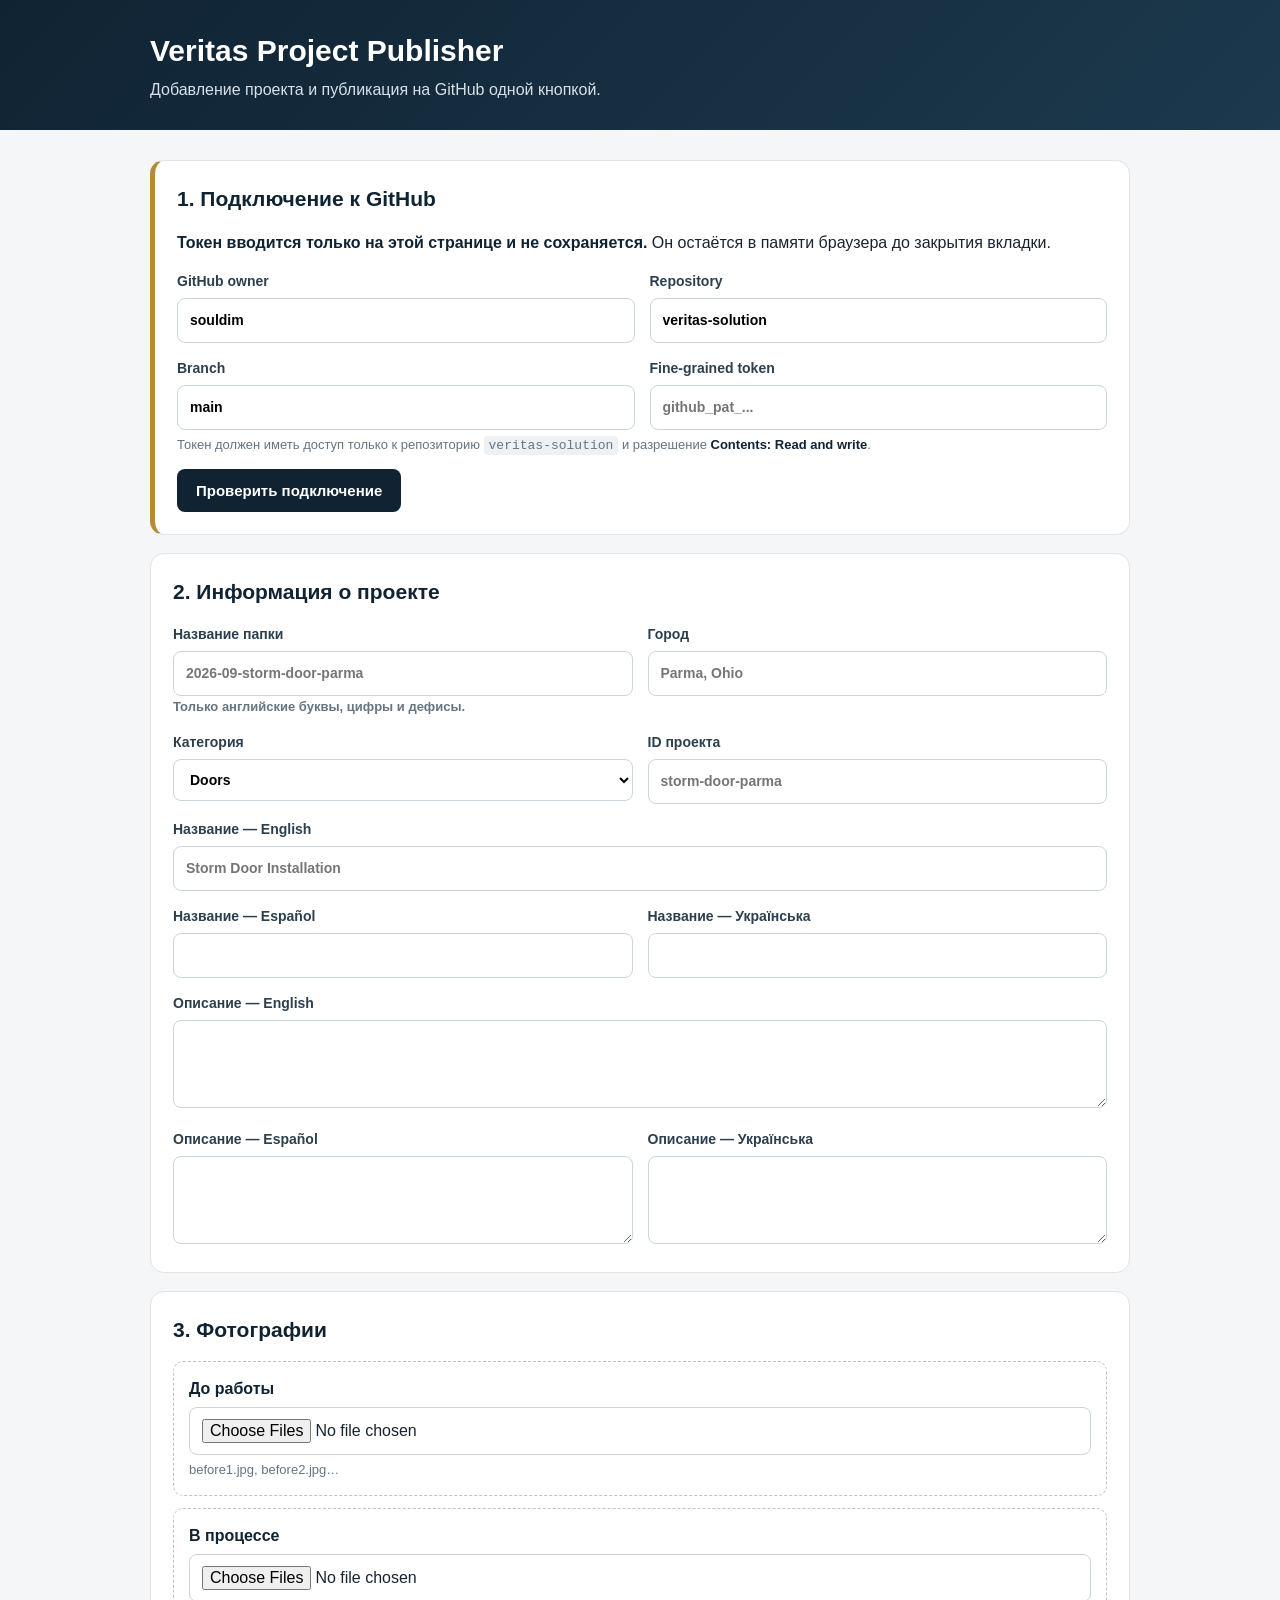
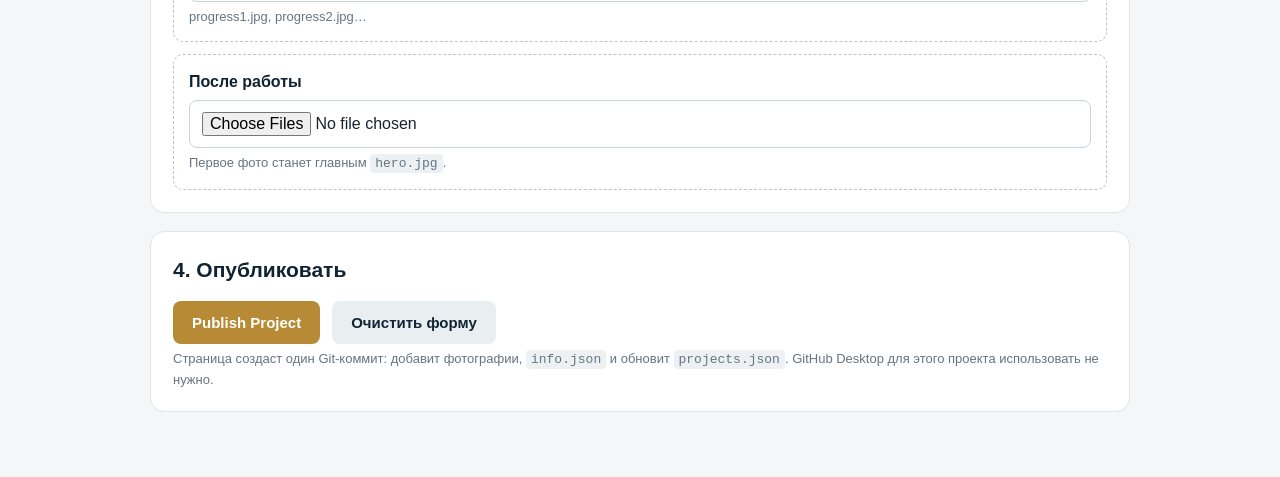
<file: admin.html>
<!doctype html>
<html lang="ru">
<head>
<meta charset="utf-8">
<meta name="viewport" content="width=device-width,initial-scale=1">
<title>Veritas Project Publisher</title>
<style>
:root{--navy:#102333;--navy2:#1c394d;--gold:#b78a35;--paper:#f4f6f7;--text:#172430;--muted:#657582;--border:#dfe5e8;--green:#176238;--red:#912f2f}
*{box-sizing:border-box}
body{margin:0;font-family:Arial,Helvetica,sans-serif;background:var(--paper);color:var(--text);line-height:1.5}
header{background:linear-gradient(135deg,var(--navy),var(--navy2));color:#fff;padding:28px 20px}
header .wrap,main{width:min(980px,calc(100% - 28px));margin:auto}
h1{margin:0 0 5px;font-size:30px} header p{margin:0;color:#d7e1e7}
main{padding:30px 0 50px}
.panel{background:#fff;border:1px solid var(--border);border-radius:14px;padding:22px;margin-bottom:18px}
h2{margin:0 0 16px;color:var(--navy);font-size:21px}
.grid{display:grid;grid-template-columns:1fr 1fr;gap:15px}.full{grid-column:1/-1}
label{display:block;font-weight:700;font-size:14px;color:#2c3f4e}
input,select,textarea{width:100%;margin-top:6px;border:1px solid #cbd5db;border-radius:8px;padding:11px 12px;font:inherit;background:#fff}
textarea{min-height:88px;resize:vertical}.hint{font-size:13px;color:var(--muted);margin:5px 0 0}
.stage{border:1px dashed #b9c5cb;border-radius:10px;padding:15px;margin-top:12px}.stage strong{color:var(--navy)}
.actions{display:flex;gap:12px;flex-wrap:wrap}
button{border:0;border-radius:8px;padding:13px 19px;font-weight:800;cursor:pointer;font-size:15px}
.primary{background:var(--gold);color:#fff}.secondary{background:var(--navy);color:#fff}.ghost{background:#e9eef1;color:var(--navy)}
button:disabled{opacity:.5;cursor:not-allowed}
.status{margin-top:15px;padding:13px;border-radius:8px;display:none;white-space:pre-wrap}
.status.ok{display:block;background:#e9f7ef;color:var(--green)}
.status.error{display:block;background:#fdecec;color:var(--red)}
.status.busy{display:block;background:#eaf2f8;color:#244c66}
code{background:#edf1f3;padding:2px 5px;border-radius:4px}
.security{border-left:5px solid var(--gold)}
.security strong{color:var(--navy)}
.progress{height:10px;background:#e8edef;border-radius:99px;overflow:hidden;margin-top:12px;display:none}
.progress span{display:block;height:100%;width:0;background:var(--gold);transition:width .25s}
@media(max-width:700px){.grid{grid-template-columns:1fr}.full{grid-column:auto}}
</style>
</head>
<body>
<header><div class="wrap">
<h1>Veritas Project Publisher</h1>
<p>Добавление проекта и публикация на GitHub одной кнопкой.</p>
</div></header>

<main>
<section class="panel security">
<h2>1. Подключение к GitHub</h2>
<p><strong>Токен вводится только на этой странице и не сохраняется.</strong> Он остаётся в памяти браузера до закрытия вкладки.</p>
<div class="grid">
<label>GitHub owner<input id="owner" value="souldim"></label>
<label>Repository<input id="repo" value="veritas-solution"></label>
<label>Branch<input id="branch" value="main"></label>
<label>Fine-grained token<input id="token" type="password" autocomplete="off" placeholder="github_pat_..."></label>
</div>
<p class="hint">Токен должен иметь доступ только к репозиторию <code>veritas-solution</code> и разрешение <strong>Contents: Read and write</strong>.</p>
<div class="actions" style="margin-top:14px">
<button id="testBtn" class="secondary" type="button">Проверить подключение</button>
</div>
</section>

<section class="panel">
<h2>2. Информация о проекте</h2>
<div class="grid">
<label>Название папки<input id="folder" placeholder="2026-09-storm-door-parma"><span class="hint">Только английские буквы, цифры и дефисы.</span></label>
<label>Город<input id="city" placeholder="Parma, Ohio"></label>
<label>Категория<select id="category"><option>Doors</option><option>Windows</option><option>Drywall</option><option>Interior Finish</option><option>Interior Renovation</option><option>Property Maintenance</option><option>Commercial</option><option>General Repair</option></select></label>
<label>ID проекта<input id="projectId" placeholder="storm-door-parma"></label>
<label class="full">Название — English<input id="titleEn" placeholder="Storm Door Installation"></label>
<label>Название — Español<input id="titleEs"></label>
<label>Название — Українська<input id="titleUk"></label>
<label class="full">Описание — English<textarea id="descriptionEn"></textarea></label>
<label>Описание — Español<textarea id="descriptionEs"></textarea></label>
<label>Описание — Українська<textarea id="descriptionUk"></textarea></label>
</div>
</section>

<section class="panel">
<h2>3. Фотографии</h2>
<div class="stage"><strong>До работы</strong><input id="beforeFiles" type="file" accept="image/*" multiple><p class="hint">before1.jpg, before2.jpg…</p></div>
<div class="stage"><strong>В процессе</strong><input id="progressFiles" type="file" accept="image/*" multiple><p class="hint">progress1.jpg, progress2.jpg…</p></div>
<div class="stage"><strong>После работы</strong><input id="afterFiles" type="file" accept="image/*" multiple><p class="hint">Первое фото станет главным <code>hero.jpg</code>.</p></div>
</section>

<section class="panel">
<h2>4. Опубликовать</h2>
<div class="actions">
<button id="publishBtn" class="primary" type="button">Publish Project</button>
<button id="resetBtn" class="ghost" type="button">Очистить форму</button>
</div>
<div class="progress" id="progress"><span id="progressBar"></span></div>
<div id="status" class="status" aria-live="polite"></div>
<p class="hint">Страница создаст один Git-коммит: добавит фотографии, <code>info.json</code> и обновит <code>projects.json</code>. GitHub Desktop для этого проекта использовать не нужно.</p>
</section>
</main>

<script>
const $=id=>document.getElementById(id);
const API='https://api.github.com';
const API_VERSION='2022-11-28';

function headers(auth=true){
  const h={'Accept':'application/vnd.github+json','X-GitHub-Api-Version':API_VERSION};
  if(auth){
    const token=$('token').value.trim();
    if(!token) throw new Error('Введи GitHub token.');
    h.Authorization=`Bearer ${token}`;
  }
  return h;
}
function values(){
  return {
    owner:$('owner').value.trim(),
    repo:$('repo').value.trim(),
    branch:$('branch').value.trim()
  };
}
function normalize(v){return v.trim().toLowerCase().replace(/[^a-z0-9]+/g,'-').replace(/^-+|-+$/g,'')}
function required(id,label){const v=$(id).value.trim();if(!v)throw new Error(`Заполни поле: ${label}.`);return v}
function setStatus(text,type='busy'){const el=$('status');el.textContent=text;el.className=`status ${type}`}
function setProgress(n){$('progress').style.display='block';$('progressBar').style.width=`${n}%`}
async function api(path,options={}){
  const response=await fetch(`${API}${path}`,{...options,headers:{...headers(options.auth!==false),...(options.headers||{})}});
  if(!response.ok){
    let detail='';
    try{const data=await response.json();detail=data.message||JSON.stringify(data)}catch{}
    throw new Error(`GitHub API ${response.status}: ${detail||response.statusText}`);
  }
  return response.status===204?null:response.json();
}
function fileToBase64(file){
  return new Promise((resolve,reject)=>{
    const r=new FileReader();
    r.onload=()=>resolve(String(r.result).split(',')[1]);
    r.onerror=()=>reject(new Error(`Не удалось прочитать ${file.name}`));
    r.readAsDataURL(file);
  });
}
function utf8ToBase64(text){
  const bytes=new TextEncoder().encode(text);
  let binary=''; bytes.forEach(b=>binary+=String.fromCharCode(b));
  return btoa(binary);
}
function base64ToUtf8(base64){
  const binary=atob(base64.replace(/\n/g,''));
  const bytes=Uint8Array.from(binary,c=>c.charCodeAt(0));
  return new TextDecoder().decode(bytes);
}
function ext(file){
  const n=file.name.toLowerCase();
  if(n.endsWith('.png'))return'png';
  if(n.endsWith('.webp'))return'webp';
  return'jpg';
}
async function createBlob(owner,repo,content,encoding){
  return api(`/repos/${owner}/${repo}/git/blobs`,{
    method:'POST',
    body:JSON.stringify({content,encoding}),
    headers:{'Content-Type':'application/json'}
  });
}
async function currentProjects(owner,repo,branch){
  const data=await api(`/repos/${owner}/${repo}/contents/projects.json?ref=${encodeURIComponent(branch)}`);
  return JSON.parse(base64ToUtf8(data.content));
}
function galleryFileItems(files,folder,prefix,labels){
  return Array.from(files).map((file,i)=>({
    file,
    path:`projects/${folder}/${prefix}${i+1}.${ext(file)}`,
    label:labels
  }));
}

$('folder').addEventListener('input',()=>{
  if(!$('projectId').value.trim())$('projectId').value=normalize($('folder').value).replace(/^\d{4}-\d{2}-/,'');
});

$('testBtn').addEventListener('click',async()=>{
  try{
    setStatus('Проверяю доступ…','busy');
    const {owner,repo,branch}=values();
    const ref=await api(`/repos/${owner}/${repo}/git/ref/heads/${encodeURIComponent(branch)}`);
    setStatus(`Подключение работает.\nТекущий commit: ${ref.object.sha.slice(0,10)}`,'ok');
  }catch(e){setStatus(e.message,'error')}
});

$('publishBtn').addEventListener('click',async()=>{
  const btn=$('publishBtn');
  btn.disabled=true;
  try{
    setProgress(3);setStatus('Проверяю данные…','busy');
    const {owner,repo,branch}=values();
    const folder=normalize(required('folder','Название папки'));
    const projectId=normalize(required('projectId','ID проекта'));
    const city=required('city','Город');
    const category=required('category','Категория');
    const titleEn=required('titleEn','Название — English');
    const descriptionEn=required('descriptionEn','Описание — English');
    const before=$('beforeFiles').files;
    const progress=$('progressFiles').files;
    const after=$('afterFiles').files;
    if(!after.length)throw new Error('Добавь хотя бы одно фото после работы.');

    setProgress(8);setStatus('Получаю текущую версию сайта…','busy');
    const ref=await api(`/repos/${owner}/${repo}/git/ref/heads/${encodeURIComponent(branch)}`);
    const parentSha=ref.object.sha;
    const commit=await api(`/repos/${owner}/${repo}/git/commits/${parentSha}`);
    const baseTreeSha=commit.tree.sha;
    const projects=await currentProjects(owner,repo,branch);
    if(!Array.isArray(projects))throw new Error('projects.json имеет неверный формат.');
    if(projects.some(p=>p.id===projectId))throw new Error(`ID "${projectId}" уже существует.`);

    const labels={
      before:{en:'Before',es:'Antes',uk:'До ремонту'},
      progress:{en:'Work in progress',es:'Trabajo en proceso',uk:'У процесі роботи'},
      after:{en:'Completed result',es:'Resultado final',uk:'Готовий результат'}
    };
    const items=[
      ...galleryFileItems(before,folder,'before',labels.before),
      ...galleryFileItems(progress,folder,'progress',labels.progress)
    ];
    const hero={file:after[0],path:`projects/${folder}/hero.${ext(after[0])}`,label:labels.after};
    items.push(hero);
    Array.from(after).slice(1).forEach((file,i)=>items.push({file,path:`projects/${folder}/after${i+2}.${ext(file)}`,label:labels.after}));

    const project={
      id:projectId,
      image:hero.path,
      gallery:items.map(x=>({src:x.path,label:x.label})),
      title:{en:titleEn,es:$('titleEs').value.trim()||titleEn,uk:$('titleUk').value.trim()||titleEn},
      city,category,
      description:{en:descriptionEn,es:$('descriptionEs').value.trim()||descriptionEn,uk:$('descriptionUk').value.trim()||descriptionEn}
    };
    projects.push(project);

    setProgress(15);setStatus(`Загружаю фотографии: 0 из ${items.length}…`,'busy');
    const tree=[];
    for(let i=0;i<items.length;i++){
      const item=items[i];
      const blob=await createBlob(owner,repo,await fileToBase64(item.file),'base64');
      tree.push({path:item.path,mode:'100644',type:'blob',sha:blob.sha});
      setProgress(15+Math.round(((i+1)/items.length)*55));
      setStatus(`Загружаю фотографии: ${i+1} из ${items.length}…`,'busy');
    }

    setProgress(74);setStatus('Создаю info.json и projects.json…','busy');
    const infoBlob=await createBlob(owner,repo,utf8ToBase64(JSON.stringify(project,null,2)),'base64');
    tree.push({path:`projects/${folder}/info.json`,mode:'100644',type:'blob',sha:infoBlob.sha});
    const projectsBlob=await createBlob(owner,repo,utf8ToBase64(JSON.stringify(projects,null,2)),'base64');
    tree.push({path:'projects.json',mode:'100644',type:'blob',sha:projectsBlob.sha});

    setProgress(82);setStatus('Создаю Git tree…','busy');
    const newTree=await api(`/repos/${owner}/${repo}/git/trees`,{
      method:'POST',
      body:JSON.stringify({base_tree:baseTreeSha,tree}),
      headers:{'Content-Type':'application/json'}
    });

    setProgress(89);setStatus('Создаю commit…','busy');
    const newCommit=await api(`/repos/${owner}/${repo}/git/commits`,{
      method:'POST',
      body:JSON.stringify({message:`Add project: ${titleEn}`,tree:newTree.sha,parents:[parentSha]}),
      headers:{'Content-Type':'application/json'}
    });

    setProgress(96);setStatus('Публикую commit в main…','busy');
    await api(`/repos/${owner}/${repo}/git/refs/heads/${encodeURIComponent(branch)}`,{
      method:'PATCH',
      body:JSON.stringify({sha:newCommit.sha,force:false}),
      headers:{'Content-Type':'application/json'}
    });

    setProgress(100);
    setStatus(`Проект опубликован.\nCommit: ${newCommit.sha.slice(0,10)}\nПодожди 1–3 минуты и обнови страницу Projects.`,'ok');
  }catch(e){
    console.error(e);setStatus(e.message||'Ошибка публикации.','error');
  }finally{btn.disabled=false}
});

$('resetBtn').addEventListener('click',()=>{
  document.querySelectorAll('input,textarea').forEach(el=>{
    if(['owner','repo','branch','token'].includes(el.id))return;
    el.value='';
  });
  $('category').selectedIndex=0;$('status').className='status';$('progress').style.display='none';setProgress(0);
});
</script>
</body>
</html>
</file>
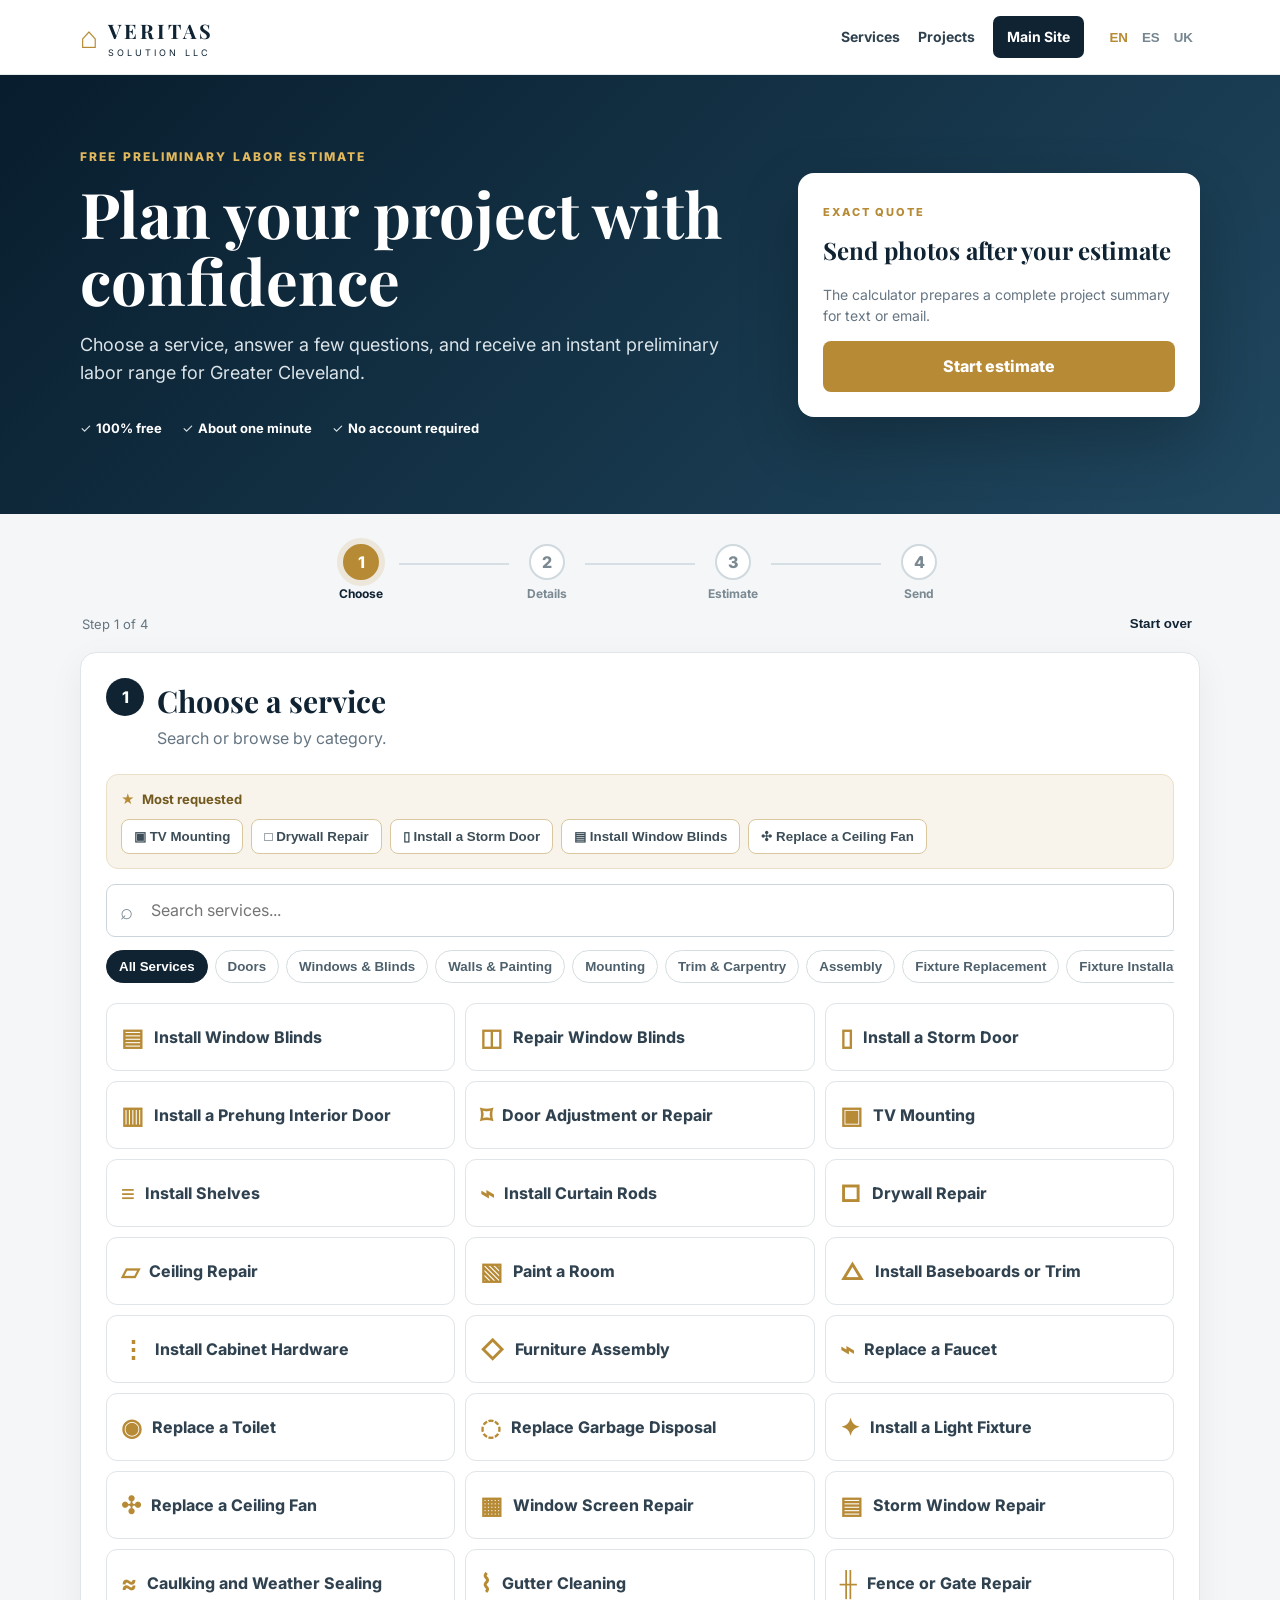
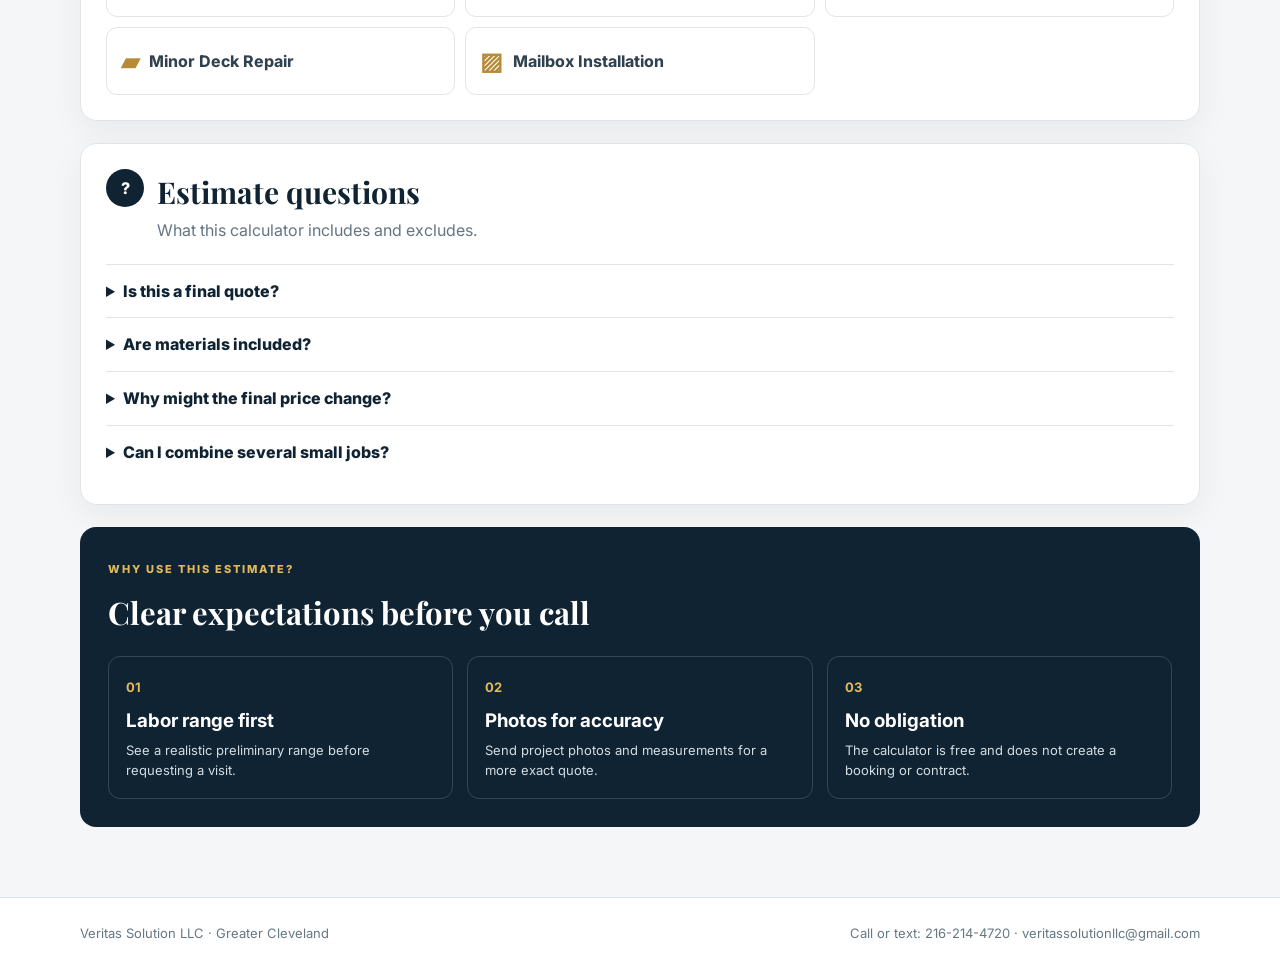
<file: estimate.html>
<!doctype html>
<html lang="en">
<head>
<meta charset="utf-8">
<meta name="viewport" content="width=device-width,initial-scale=1">
<meta name="description" content="Free preliminary handyman labor estimate for Greater Cleveland.">
<meta name="theme-color" content="#102333">
<title>Free Price Estimate | Veritas Solution LLC</title>
<link rel="preconnect" href="https://fonts.googleapis.com">
<link rel="preconnect" href="https://fonts.gstatic.com" crossorigin>
<link href="https://fonts.googleapis.com/css2?family=Inter:wght@400;500;600;700;800&family=Playfair+Display:wght@600;700&display=swap" rel="stylesheet">
<link rel="stylesheet" href="estimate.css?v=pro-20260804-1">
</head>
<body>
<header class="topbar">
  <div class="container nav">
    <a class="brand" href="index.html"><span class="brand-icon">⌂</span><span><strong>VERITAS</strong><small>SOLUTION LLC</small></span></a>
    <div class="nav-links">
      <a href="index.html#services" data-t="services">Services</a>
      <a href="index.html#projects" data-t="projects">Projects</a>
      <a class="home-link" href="index.html" data-t="home">Main Site</a>
      <div class="langs"><button class="active" data-lang="en">EN</button><button data-lang="es">ES</button><button data-lang="uk">UK</button></div>
    </div>
  </div>
</header>

<section class="hero">
  <div class="container hero-grid">
    <div>
      <span class="eyebrow" data-t="eyebrow">Free preliminary labor estimate</span>
      <h1 data-t="heroTitle">Plan your project with confidence</h1>
      <p data-t="heroText">Choose a service, answer a few questions, and receive an instant preliminary labor range for Greater Cleveland.</p>
      <div class="trust-row">
        <span>✓ <b data-t="free">100% free</b></span>
        <span>✓ <b data-t="fast">About one minute</b></span>
        <span>✓ <b data-t="private">No account required</b></span>
      </div>
    </div>
    <div class="hero-card">
      <span class="step-badge" data-t="exactTitle">Exact quote</span>
      <h2 data-t="exactHeading">Send photos after your estimate</h2>
      <p data-t="exactText">The calculator prepares a complete project summary for text or email.</p>
      <a class="gold-btn" href="#estimator" data-t="start">Start estimate</a>
    </div>
  </div>
</section>

<main id="estimator">
  <div class="container">
    <div class="stepper" aria-label="Estimate progress">
      <div class="step-item active" data-step-indicator="1"><span>1</span><b data-t="stepChoose">Choose</b></div>
      <div class="step-line"></div>
      <div class="step-item" data-step-indicator="2"><span>2</span><b data-t="stepDetails">Details</b></div>
      <div class="step-line"></div>
      <div class="step-item" data-step-indicator="3"><span>3</span><b data-t="stepEstimate">Estimate</b></div>
      <div class="step-line"></div>
      <div class="step-item" data-step-indicator="4"><span>4</span><b data-t="stepSend">Send</b></div>
    </div>
    <div class="step-label"><span id="step-text">Step 1 of 4</span><button id="reset-all" type="button" data-t="startOver">Start over</button></div>

    <section class="wizard-card active" data-step="1">
      <div class="section-head"><span class="number">1</span><div><h2 data-t="chooseTitle">Choose a service</h2><p data-t="chooseText">Search or browse by category.</p></div></div>
      <div class="popular-wrap">
        <div class="popular-title"><span>★</span><b data-t="popular">Most requested</b></div>
        <div id="popular-services" class="popular-services"></div>
      </div>
      <div class="tools">
        <div class="search-wrap"><span>⌕</span><input id="service-search" type="search" placeholder="Search services..." data-placeholder="search"></div>
        <div id="category-filters" class="filters"></div>
      </div>
      <div id="services-list" class="services-grid"></div>
    </section>

    <section class="wizard-card" data-step="2">
      <div class="section-head"><span class="number">2</span><div><h2 id="selected-service-title">Project details</h2><p data-t="detailsText">Tell us about the size and conditions.</p></div></div>
      <div id="questions-wrap"></div>
      <div class="wizard-actions"><button class="back-btn" data-back="1" data-t="back">Back</button><button class="next-btn" id="to-result" data-t="calculate">Calculate estimate</button></div>
    </section>

    <section class="wizard-card" data-step="3">
      <div class="section-head"><span class="number">3</span><div><h2 data-t="resultTitle">Your preliminary estimate</h2><p data-t="resultText">Review the range and what affects it.</p></div></div>
      <div id="result"></div>
      <div class="wizard-actions"><button class="back-btn" data-back="2" data-t="back">Back</button><button class="next-btn" id="to-request" data-t="requestExact">Request exact quote</button></div>
    </section>

    <section class="wizard-card" data-step="4">
      <div class="section-head"><span class="number">4</span><div><h2 data-t="requestTitle">Prepare your quote request</h2><p data-t="requestText">Your information stays in your browser until you choose text or email.</p></div></div>
      <div class="request-grid">
        <label><span data-t="name">Name</span><input id="customer-name" autocomplete="name"></label>
        <label><span data-t="zip">ZIP code or city</span><input id="customer-location" placeholder="Parma, OH"></label>
        <label class="wide"><span data-t="notes">Project notes</span><textarea id="customer-notes" rows="4" placeholder="Measurements, preferred date, materials already purchased..."></textarea></label>
        <label class="wide upload-box"><span data-t="photos">Select project photos</span><input id="photo-input" type="file" accept="image/*" multiple><small data-t="photoNote">Photos are previewed locally and are not uploaded. Attach them manually after SMS or email opens.</small></label>
      </div>
      <div id="photo-preview" class="photo-preview"></div>
      <div class="summary-box"><h3 data-t="summary">Request summary</h3><pre id="request-summary"></pre></div>
      <div class="contact-actions">
        <a id="sms-link" class="contact-btn primary" href="#">Text request</a>
        <a id="email-link" class="contact-btn secondary" href="#">Email request</a>
        <a class="contact-btn outline" href="tel:12162144720">Call 216-214-4720</a>
      </div>
      <div class="wizard-actions"><button class="back-btn" data-back="3" data-t="back">Back</button></div>
    </section>

    <section class="faq">
      <div class="section-head"><span class="number">?</span><div><h2 data-t="faqTitle">Estimate questions</h2><p data-t="faqText">What this calculator includes and excludes.</p></div></div>
      <details><summary data-t="faq1q">Is this a final quote?</summary><p data-t="faq1a">No. It is a preliminary labor range. The exact price is confirmed after photos, measurements, or an inspection.</p></details>
      <details><summary data-t="faq2q">Are materials included?</summary><p data-t="faq2a">No, unless specifically stated. The calculator assumes customer-supplied fixtures and products.</p></details>
      <details><summary data-t="faq3q">Why might the final price change?</summary><p data-t="faq3a">Hidden damage, difficult access, code or permit requirements, material runs, structural work, and changes to electrical or plumbing systems can change the scope.</p></details>
      <details><summary data-t="faq4q">Can I combine several small jobs?</summary><p data-t="faq4a">Yes. Bundling tasks can be more efficient than scheduling separate minimum-service visits.</p></details>
    </section>

    <section class="confidence">
      <div>
        <span class="confidence-kicker" data-t="whyTitle">Why use this estimate?</span>
        <h2 data-t="whyHeading">Clear expectations before you call</h2>
      </div>
      <div class="confidence-grid">
        <article><strong>01</strong><h3 data-t="why1h">Labor range first</h3><p data-t="why1p">See a realistic preliminary range before requesting a visit.</p></article>
        <article><strong>02</strong><h3 data-t="why2h">Photos for accuracy</h3><p data-t="why2p">Send project photos and measurements for a more exact quote.</p></article>
        <article><strong>03</strong><h3 data-t="why3h">No obligation</h3><p data-t="why3p">The calculator is free and does not create a booking or contract.</p></article>
      </div>
    </section>
  </div>
</main>

<footer><div class="container footer"><div>Veritas Solution LLC · Greater Cleveland</div><div>Call or text: 216-214-4720 · veritassolutionllc@gmail.com</div></div></footer>
<script src="estimate-prices.js?v=pro-20260804-1"></script>
<script src="estimate.js?v=pro-20260804-1"></script>
</body>
</html>
</file>
<file: veritas-v6.css>
*{box-sizing:border-box}html{scroll-behavior:smooth}body{margin:0;font-family:Inter,Arial,sans-serif;color:#172430;background:#fff;line-height:1.6}.container{width:min(1140px,calc(100% - 40px));margin:auto}.topbar{position:sticky;top:0;z-index:40;background:rgba(255,255,255,.96);backdrop-filter:blur(10px);border-bottom:1px solid #e7ecef}.nav{height:76px;display:flex;align-items:center;justify-content:space-between}.brand{display:flex;align-items:center;gap:12px;text-decoration:none;color:#102333}.brand-icon{font-size:34px;color:#a97d2f}.brand strong{display:block;font-family:'Playfair Display',serif;letter-spacing:3px;font-size:20px}.brand small{display:block;font-size:10px;letter-spacing:3px}.menu{display:flex;align-items:center;gap:24px}.menu a{text-decoration:none;color:#263746;font-weight:600;font-size:14px}.nav-cta{background:#102333!important;color:white!important;padding:11px 15px;border-radius:7px}.languages{display:flex;border-left:1px solid #dbe1e5;padding-left:14px;gap:3px}.languages button{border:0;background:transparent;padding:5px 6px;font-weight:700;color:#667784;cursor:pointer}.languages button.active{color:#a97d2f}.menu-toggle{display:none;border:0;background:none;font-size:27px}.hero{position:relative;min-height:710px;background:url('projects/2026-08-entryway-accent-wall/hero.jpg') center 48%/cover no-repeat;display:flex;align-items:center;color:white}.hero-shade{position:absolute;inset:0;background:linear-gradient(90deg,rgba(7,22,35,.9) 0%,rgba(7,22,35,.72) 48%,rgba(7,22,35,.18) 100%)}.hero-content{position:relative;z-index:2}.hero-copy{max-width:710px}.eyebrow{display:block;color:#d6ad5f;text-transform:uppercase;font-size:12px;letter-spacing:2.3px;font-weight:800;margin-bottom:15px}.eyebrow.dark{color:#8b6727}.hero h1,.section h2{font-family:'Playfair Display',serif;line-height:1.08;margin:0}.hero h1{font-size:clamp(48px,6vw,78px);text-shadow:0 3px 18px rgba(0,0,0,.22)}.hero p{font-size:20px;max-width:680px;color:#e4ebef}.hero-actions{display:flex;gap:14px;flex-wrap:wrap;margin:30px 0}.btn{display:inline-flex;align-items:center;justify-content:center;padding:14px 22px;border-radius:7px;font-weight:800;text-decoration:none}.btn.gold{background:#b78a35;color:white}.btn.outline{border:1px solid rgba(255,255,255,.6);color:white}.btn.light{background:white;color:#102333}.hero-points{display:flex;gap:24px;flex-wrap:wrap;color:#e1e7eb;font-size:13px}.hero-points span:before{content:'✓';color:#d6ad5f;margin-right:7px}.quick-strip{background:#102333;color:white}.quick-grid{display:grid;grid-template-columns:repeat(3,1fr)}.quick-grid article{padding:24px 30px;border-right:1px solid rgba(255,255,255,.12)}.quick-grid article:last-child{border-right:0}.quick-grid strong,.quick-grid span{display:block}.quick-grid strong{color:#d6ad5f;font-size:18px}.quick-grid span{color:#d7e0e5;font-size:14px}.section{padding:92px 0}.section-head{max-width:790px;margin-bottom:38px}.section-head.split{max-width:none;display:grid;grid-template-columns:1.2fr .8fr;gap:50px;align-items:end}.section h2{font-size:clamp(35px,4vw,52px);color:#102333}.section-head p{color:#657582;font-size:17px}.cards{display:grid;grid-template-columns:repeat(3,1fr);gap:20px}.card{border:1px solid #e3e8eb;border-radius:14px;padding:26px;background:white;box-shadow:0 12px 30px rgba(16,35,51,.06)}.card .icon{font-size:30px}.card h3{margin:14px 0 8px;color:#102333}.card p{margin:0;color:#657582}.projects-section{background:#f4f6f7}.projects-grid{display:grid;grid-template-columns:1.2fr .8fr .8fr;grid-auto-rows:300px;gap:18px}.project{position:relative;overflow:hidden;border-radius:14px;cursor:pointer;background:#ddd}.project:first-child{grid-row:span 2}.project img{width:100%;height:100%;object-fit:cover;transition:.35s transform}.project:hover img{transform:scale(1.035)}.project-info{position:absolute;inset:auto 0 0;padding:50px 20px 20px;background:linear-gradient(transparent,rgba(0,0,0,.82));color:white}.project-info strong,.project-info span{display:block}.project-info span{font-size:13px;color:#d9e0e4}.commercial{background:#102333;color:white}.commercial-grid{display:grid;grid-template-columns:1fr 1fr;gap:65px;align-items:center}.commercial h2{color:white}.commercial p{color:#d1dbe1;font-size:18px}.commercial ul{list-style:none;padding:0;display:grid;grid-template-columns:1fr 1fr;gap:10px;margin:26px 0}.commercial li:before{content:'✓';color:#d6ad5f;margin-right:8px}.commercial-photo{height:510px;border-radius:14px;background:url('projects/2026-08-dining-kitchen-renovation/hero.jpg') center/cover no-repeat}.about-grid{display:grid;grid-template-columns:.85fr 1.15fr;gap:65px;align-items:center}.about-photo{height:500px;border-radius:14px;background:url('projects/2026-08-entryway-console/hero.jpg') center/cover no-repeat}.about p{font-size:18px;color:#647481}.areas{background:#f7f8f9}.area-list{display:flex;flex-wrap:wrap;gap:10px;margin-top:26px}.area-list span{padding:10px 14px;background:white;border:1px solid #dde3e7;border-radius:999px;color:#415360}.contact{background:linear-gradient(135deg,#102333,#1f3a4d);color:white}.contact-grid{display:grid;grid-template-columns:1fr .8fr;gap:60px;align-items:center}.contact h2{color:white}.contact p{font-size:18px;color:#d3dde3}.contact-card{background:white;border-radius:14px;padding:12px}.contact-action{display:flex;gap:14px;align-items:center;padding:17px;text-decoration:none;color:#102333;border-bottom:1px solid #e7ecef}.contact-action:last-child{border-bottom:0}.contact-action>span{font-size:26px;color:#a97d2f}.contact-action small,.contact-action strong{display:block}.contact-action small{color:#71818d}.footer{display:flex;justify-content:space-between;align-items:center;gap:20px;padding:28px 0;font-size:13px;color:#657582}.footer strong,.footer span{display:block}.lightbox{position:fixed;inset:0;z-index:80;background:rgba(0,0,0,.9);display:none;align-items:center;justify-content:center;padding:30px}.lightbox.open{display:flex}.lightbox img{max-width:95vw;max-height:90vh;border-radius:8px}.lightbox button{position:absolute;top:20px;right:25px;background:none;border:0;color:white;font-size:42px;cursor:pointer}@media(max-width:900px){.menu-toggle{display:block}.menu{display:none;position:absolute;top:70px;left:20px;right:20px;background:white;flex-direction:column;align-items:flex-start;padding:22px;border-radius:12px;box-shadow:0 16px 36px rgba(0,0,0,.16)}.menu.open{display:flex}.languages{border-left:0;padding-left:0}.quick-grid,.cards{grid-template-columns:1fr 1fr}.section-head.split,.commercial-grid,.about-grid,.contact-grid{grid-template-columns:1fr}.projects-grid{grid-template-columns:1fr 1fr}.project:first-child{grid-row:auto;grid-column:span 2}.commercial-photo{height:400px}}@media(max-width:620px){.container{width:min(100% - 26px,1140px)}.hero{min-height:650px;background-position:56% center}.hero-shade{background:linear-gradient(90deg,rgba(7,22,35,.94),rgba(7,22,35,.68))}.hero h1{font-size:44px}.hero p{font-size:17px}.hero-actions{flex-direction:column}.btn{width:100%}.quick-grid,.cards,.projects-grid{grid-template-columns:1fr}.quick-grid article{border-right:0;border-bottom:1px solid rgba(255,255,255,.12)}.project:first-child{grid-column:auto}.project{height:300px}.section{padding:68px 0}.commercial ul{grid-template-columns:1fr}.footer{flex-direction:column;align-items:flex-start}}
.footer-email{display:inline-block;margin-top:4px;color:#8b6727;text-decoration:none;font-weight:600}.footer-email:hover{text-decoration:underline}

body.no-scroll{overflow:hidden}
.project-info .photo-count{display:block;margin-top:5px;color:#e9c982;font-weight:700;font-size:11px;letter-spacing:.3px}
.lightbox{gap:24px}
.lightbox-content{margin:0;max-width:min(1100px,82vw);display:flex;flex-direction:column;align-items:center}
.lightbox-content img{display:block;max-width:100%;max-height:78vh;object-fit:contain;box-shadow:0 20px 70px rgba(0,0,0,.45)}
.lightbox-content figcaption{width:100%;padding:13px 5px 0;color:white;display:grid;grid-template-columns:1fr auto;gap:1px 18px;align-items:end}
.lightbox-content figcaption strong{font-size:17px}
.lightbox-content figcaption span{grid-column:1;color:#d6ad5f;font-size:14px}
.lightbox-content figcaption small{grid-column:2;grid-row:1 / span 2;color:#d6dde1;font-size:13px}
.lightbox-close{z-index:3}
.lightbox-nav{position:relative!important;top:auto!important;right:auto!important;width:58px;height:58px;flex:0 0 58px;border-radius:50%!important;background:rgba(255,255,255,.14)!important;border:1px solid rgba(255,255,255,.32)!important;color:white!important;font-size:48px!important;line-height:1!important;display:flex;align-items:center;justify-content:center;transition:.2s}
.lightbox-nav:hover{background:rgba(183,138,53,.9)!important}
.lightbox-nav[hidden]{display:none}
@media(max-width:700px){
  .lightbox{padding:18px 10px;gap:6px}
  .lightbox-content{max-width:calc(100vw - 86px)}
  .lightbox-content img{max-height:75vh}
  .lightbox-nav{width:38px;height:38px;flex-basis:38px;font-size:34px!important}
  .lightbox-content figcaption{display:block}
  .lightbox-content figcaption span,.lightbox-content figcaption small{display:block;margin-top:3px}
}
</file>
<file: estimate.css>
*{box-sizing:border-box}:root{--navy:#102333;--navy2:#1c394d;--gold:#b78a35;--gold2:#e2b95c;--paper:#f4f6f7;--text:#172430;--muted:#657582;--line:#dfe5e8;--green:#237b4b;--danger:#9a3f3f}html{scroll-behavior:smooth}body{margin:0;font-family:Inter,Arial,sans-serif;color:var(--text);background:var(--paper);line-height:1.55}.container{width:min(1120px,calc(100% - 32px));margin:auto}.topbar{background:#fff;border-bottom:1px solid #e5eaed;position:sticky;top:0;z-index:20}.nav{min-height:74px;display:flex;align-items:center;justify-content:space-between;gap:20px}.brand{display:flex;align-items:center;gap:10px;text-decoration:none;color:var(--navy)}.brand-icon{font-size:30px;color:var(--gold)}.brand strong{display:block;font-family:"Playfair Display",serif;letter-spacing:3px;font-size:20px}.brand small{display:block;font-size:9px;letter-spacing:3px}.nav-links{display:flex;align-items:center;gap:18px}.nav-links a{color:#30414e;text-decoration:none;font-weight:700;font-size:14px}.home-link{background:var(--navy);color:#fff!important;padding:10px 14px;border-radius:7px}.langs{display:flex}.langs button{border:0;background:transparent;font-weight:800;color:#768691;padding:7px;cursor:pointer}.langs button.active{color:var(--gold)}.hero{background:linear-gradient(135deg,#081d2d,#20475f);color:#fff;padding:68px 0}.hero-grid{display:grid;grid-template-columns:1.25fr .75fr;gap:48px;align-items:center}.eyebrow{color:var(--gold2);font-size:12px;letter-spacing:2.1px;text-transform:uppercase;font-weight:800}.hero h1{font-family:"Playfair Display",serif;font-size:clamp(40px,5vw,63px);line-height:1.06;margin:12px 0}.hero p{color:#dbe4e9;font-size:18px;max-width:690px}.trust-row{display:flex;gap:20px;flex-wrap:wrap;margin-top:23px;color:#dfe8ed;font-size:13px}.trust-row span{padding:8px 0}.trust-row b{color:#fff}.hero-card{background:#fff;color:var(--text);border-radius:16px;padding:25px;box-shadow:0 24px 60px rgba(0,0,0,.22)}.hero-card h2{font-family:"Playfair Display",serif;color:var(--navy);margin:10px 0}.hero-card p{font-size:14px;color:var(--muted)}.step-badge{color:var(--gold);font-size:11px;text-transform:uppercase;letter-spacing:2px;font-weight:800}.gold-btn{display:block;text-align:center;text-decoration:none;background:var(--gold);color:#fff;padding:13px;border-radius:8px;font-weight:800}main{padding:30px 0 70px}.progress-shell{height:8px;background:#dfe6e9;border-radius:99px;overflow:hidden}.progress-shell div{height:100%;width:25%;background:var(--gold);transition:width .25s}.step-label{display:flex;justify-content:space-between;align-items:center;color:var(--muted);font-size:13px;margin:10px 2px 18px}.step-label button{border:0;background:transparent;color:var(--navy);font-weight:800;cursor:pointer}.wizard-card,.faq{display:none;background:#fff;border:1px solid var(--line);border-radius:16px;padding:25px;box-shadow:0 10px 35px rgba(16,35,51,.055)}.wizard-card.active,.faq{display:block}.section-head{display:flex;align-items:flex-start;gap:13px;margin-bottom:21px}.section-head .number{display:grid;place-items:center;min-width:38px;height:38px;border-radius:50%;background:var(--navy);color:#fff;font-weight:800}.section-head h2{font-family:"Playfair Display",serif;color:var(--navy);font-size:30px;margin:0}.section-head p{margin:2px 0;color:var(--muted)}.tools{display:grid;gap:13px}.tools input{width:100%;border:1px solid #cbd5db;border-radius:9px;padding:13px;font:inherit}.filters{display:flex;gap:7px;overflow:auto;padding-bottom:5px}.filter{white-space:nowrap;border:1px solid #d4dde1;background:#fff;border-radius:99px;padding:8px 12px;font-weight:700;color:#4d606c;cursor:pointer}.filter.active{background:var(--navy);color:#fff;border-color:var(--navy)}.services-grid{display:grid;grid-template-columns:repeat(3,1fr);gap:10px;margin-top:15px}.service-card{border:1px solid var(--line);background:#fff;border-radius:11px;padding:14px;text-align:left;cursor:pointer;display:flex;gap:10px;align-items:center;color:#30424f;font:inherit;font-weight:750;min-height:68px}.service-card span{font-size:24px;color:var(--gold)}.service-card:hover{border-color:var(--gold);transform:translateY(-1px)}.service-card.active{background:var(--navy);color:#fff;border-color:var(--navy)}.question{border:1px solid #e2e8eb;border-radius:11px;padding:15px;margin-bottom:12px}.question>span{display:block;font-weight:800;margin-bottom:9px}.choices{display:flex;gap:8px;flex-wrap:wrap}.choice{border:1px solid #cbd5db;background:#fff;color:#354854;padding:9px 13px;border-radius:7px;font-weight:700;cursor:pointer}.choice.selected{background:var(--navy);color:#fff;border-color:var(--navy)}.quantity{display:flex;align-items:center;gap:10px}.quantity button{width:39px;height:39px;border:0;border-radius:7px;background:#e8edef;font-size:20px;cursor:pointer}.quantity strong{min-width:38px;text-align:center;font-size:18px}.wizard-actions{display:flex;justify-content:space-between;gap:12px;margin-top:20px}.wizard-actions button{border:0;border-radius:8px;padding:13px 18px;font-weight:800;cursor:pointer}.back-btn{background:#e8edef;color:var(--navy)}.next-btn{background:var(--gold);color:#fff;margin-left:auto}.price-label{text-align:center;color:var(--muted);font-weight:700}.price{font-family:"Playfair Display",serif;color:var(--gold);font-size:54px;text-align:center;line-height:1;margin:12px 0}.labor{text-align:center;color:#637581;font-size:13px}.notice{background:#f8f3e9;border-left:4px solid var(--gold);padding:13px;border-radius:7px;margin:20px 0;color:#5d5546;font-size:13px}.notice.alert{background:#fbecec;border-color:var(--danger);color:#723636}.breakdown{border-top:1px solid var(--line);padding-top:13px}.breakdown-row{display:flex;justify-content:space-between;gap:15px;padding:8px 0;font-size:14px}.breakdown-row span:last-child{font-weight:800}.included{margin-top:16px}.included h3{color:var(--navy);font-size:16px}.included ul{padding:0;list-style:none}.included li{padding:4px 0;color:#4c5f6b}.included li:before{content:"✓";color:var(--green);font-weight:900;margin-right:8px}.request-grid{display:grid;grid-template-columns:1fr 1fr;gap:14px}.request-grid label span{display:block;font-weight:800;font-size:14px;margin-bottom:6px}.request-grid input,.request-grid textarea{width:100%;border:1px solid #cbd5db;border-radius:8px;padding:12px;font:inherit}.request-grid .wide{grid-column:1/-1}.upload-box{border:1px dashed #b7c3c9;border-radius:10px;padding:15px}.upload-box small{display:block;color:var(--muted);margin-top:6px}.photo-preview{display:flex;gap:8px;flex-wrap:wrap;margin:14px 0}.photo-preview img{width:100px;height:82px;object-fit:cover;border-radius:8px;border:1px solid var(--line)}.summary-box{background:#f7f9fa;border:1px solid var(--line);border-radius:11px;padding:15px;margin-top:15px}.summary-box h3{margin-top:0;color:var(--navy)}.summary-box pre{white-space:pre-wrap;font-family:Inter,Arial,sans-serif;font-size:13px;margin:0;color:#435661}.contact-actions{display:grid;grid-template-columns:repeat(3,1fr);gap:10px;margin-top:15px}.contact-btn{text-align:center;text-decoration:none;padding:13px;border-radius:8px;font-weight:800}.contact-btn.primary{background:var(--gold);color:#fff}.contact-btn.secondary{background:var(--navy);color:#fff}.contact-btn.outline{border:1px solid var(--navy);color:var(--navy)}.faq{margin-top:22px}.faq details{border-top:1px solid var(--line);padding:14px 0}.faq summary{cursor:pointer;font-weight:800;color:var(--navy)}.faq p{color:var(--muted);margin-bottom:0}footer{background:#fff;border-top:1px solid var(--line)}.footer{padding:25px 0;display:flex;justify-content:space-between;gap:15px;color:#667784;font-size:13px}@media(max-width:850px){.hero-grid{grid-template-columns:1fr}.services-grid{grid-template-columns:repeat(2,1fr)}.nav-links>a:not(.home-link){display:none}.contact-actions{grid-template-columns:1fr}}@media(max-width:560px){.container{width:min(100% - 20px,1120px)}.hero{padding:47px 0}.hero h1{font-size:40px}.wizard-card,.faq{padding:18px}.services-grid{grid-template-columns:1fr}.request-grid{grid-template-columns:1fr}.request-grid .wide{grid-column:auto}.section-head h2{font-size:25px}.price{font-size:43px}.footer{flex-direction:column}.nav{padding:10px 0}.nav-links{gap:5px}}

.stepper{display:flex;align-items:center;justify-content:center;margin:0 auto 8px;max-width:760px}.step-item{display:flex;flex-direction:column;align-items:center;gap:5px;min-width:76px;color:#7b8992}.step-item span{width:36px;height:36px;border-radius:50%;display:grid;place-items:center;border:2px solid #cfd9de;background:#fff;font-weight:800}.step-item b{font-size:12px}.step-item.active,.step-item.done{color:var(--navy)}.step-item.active span{background:var(--gold);border-color:var(--gold);color:#fff;box-shadow:0 0 0 6px rgba(183,138,53,.14)}.step-item.done span{background:var(--navy);border-color:var(--navy);color:#fff}.step-line{height:2px;background:#d6dfe3;flex:1;max-width:110px;margin-bottom:20px}.step-line.done{background:var(--navy)}
.popular-wrap{background:#f8f4ec;border:1px solid #eadfc9;border-radius:12px;padding:14px;margin-bottom:15px}.popular-title{display:flex;align-items:center;gap:7px;color:#72591f;font-size:13px;margin-bottom:10px}.popular-title span{color:var(--gold)}.popular-services{display:flex;gap:8px;flex-wrap:wrap}.popular-chip{border:1px solid #d9c79d;background:#fff;border-radius:8px;padding:9px 12px;font-weight:750;color:#3c4d57;cursor:pointer}.popular-chip:hover{background:var(--navy);color:#fff;border-color:var(--navy)}
.search-wrap{position:relative}.search-wrap>span{position:absolute;left:14px;top:50%;transform:translateY(-50%);font-size:22px;color:#7d8c95}.search-wrap input{padding-left:44px}
.result-hero{background:linear-gradient(135deg,#102333,#21465d);color:#fff;border-radius:14px;padding:24px;margin-bottom:18px;display:grid;grid-template-columns:1.2fr .8fr;gap:20px;align-items:center}.result-hero .price-label,.result-hero .labor{color:#d9e3e8;text-align:left}.result-hero .price{text-align:left;color:#f1c768;margin:8px 0}.result-meta{display:grid;gap:10px}.meta-card{background:rgba(255,255,255,.1);border:1px solid rgba(255,255,255,.16);border-radius:10px;padding:12px}.meta-card span{display:block;font-size:11px;color:#cbd8df;text-transform:uppercase;letter-spacing:1px}.meta-card strong{display:block;font-size:18px;margin-top:3px}
.result-columns{display:grid;grid-template-columns:1fr 1fr;gap:16px}.not-included{margin-top:16px}.not-included h3{color:var(--navy);font-size:16px}.not-included ul{padding:0;list-style:none}.not-included li{padding:4px 0;color:#5a6871}.not-included li:before{content:"–";color:var(--gold);font-weight:900;margin-right:8px}
.quick-actions{display:grid;grid-template-columns:repeat(3,1fr);gap:10px;margin-top:18px}.quick-actions a{text-align:center;text-decoration:none;border-radius:8px;padding:12px;font-weight:800}.quick-actions .text{background:var(--gold);color:#fff}.quick-actions .call{background:var(--navy);color:#fff}.quick-actions .email{border:1px solid var(--navy);color:var(--navy)}
.confidence{margin-top:22px;background:var(--navy);color:#fff;border-radius:16px;padding:28px}.confidence-kicker{color:var(--gold2);text-transform:uppercase;letter-spacing:2px;font-size:11px;font-weight:800}.confidence h2{font-family:"Playfair Display",serif;font-size:31px;margin:8px 0 20px}.confidence-grid{display:grid;grid-template-columns:repeat(3,1fr);gap:14px}.confidence article{border:1px solid rgba(255,255,255,.16);border-radius:12px;padding:17px}.confidence article strong{color:var(--gold2);font-size:13px}.confidence h3{margin:8px 0 5px}.confidence p{color:#d2dde3;font-size:13px;margin:0}
@media(max-width:760px){.result-hero,.result-columns{grid-template-columns:1fr}.quick-actions,.confidence-grid{grid-template-columns:1fr}.step-item{min-width:52px}.step-item b{font-size:10px}.step-line{max-width:40px}.popular-services{display:grid;grid-template-columns:1fr 1fr}}
</file>
